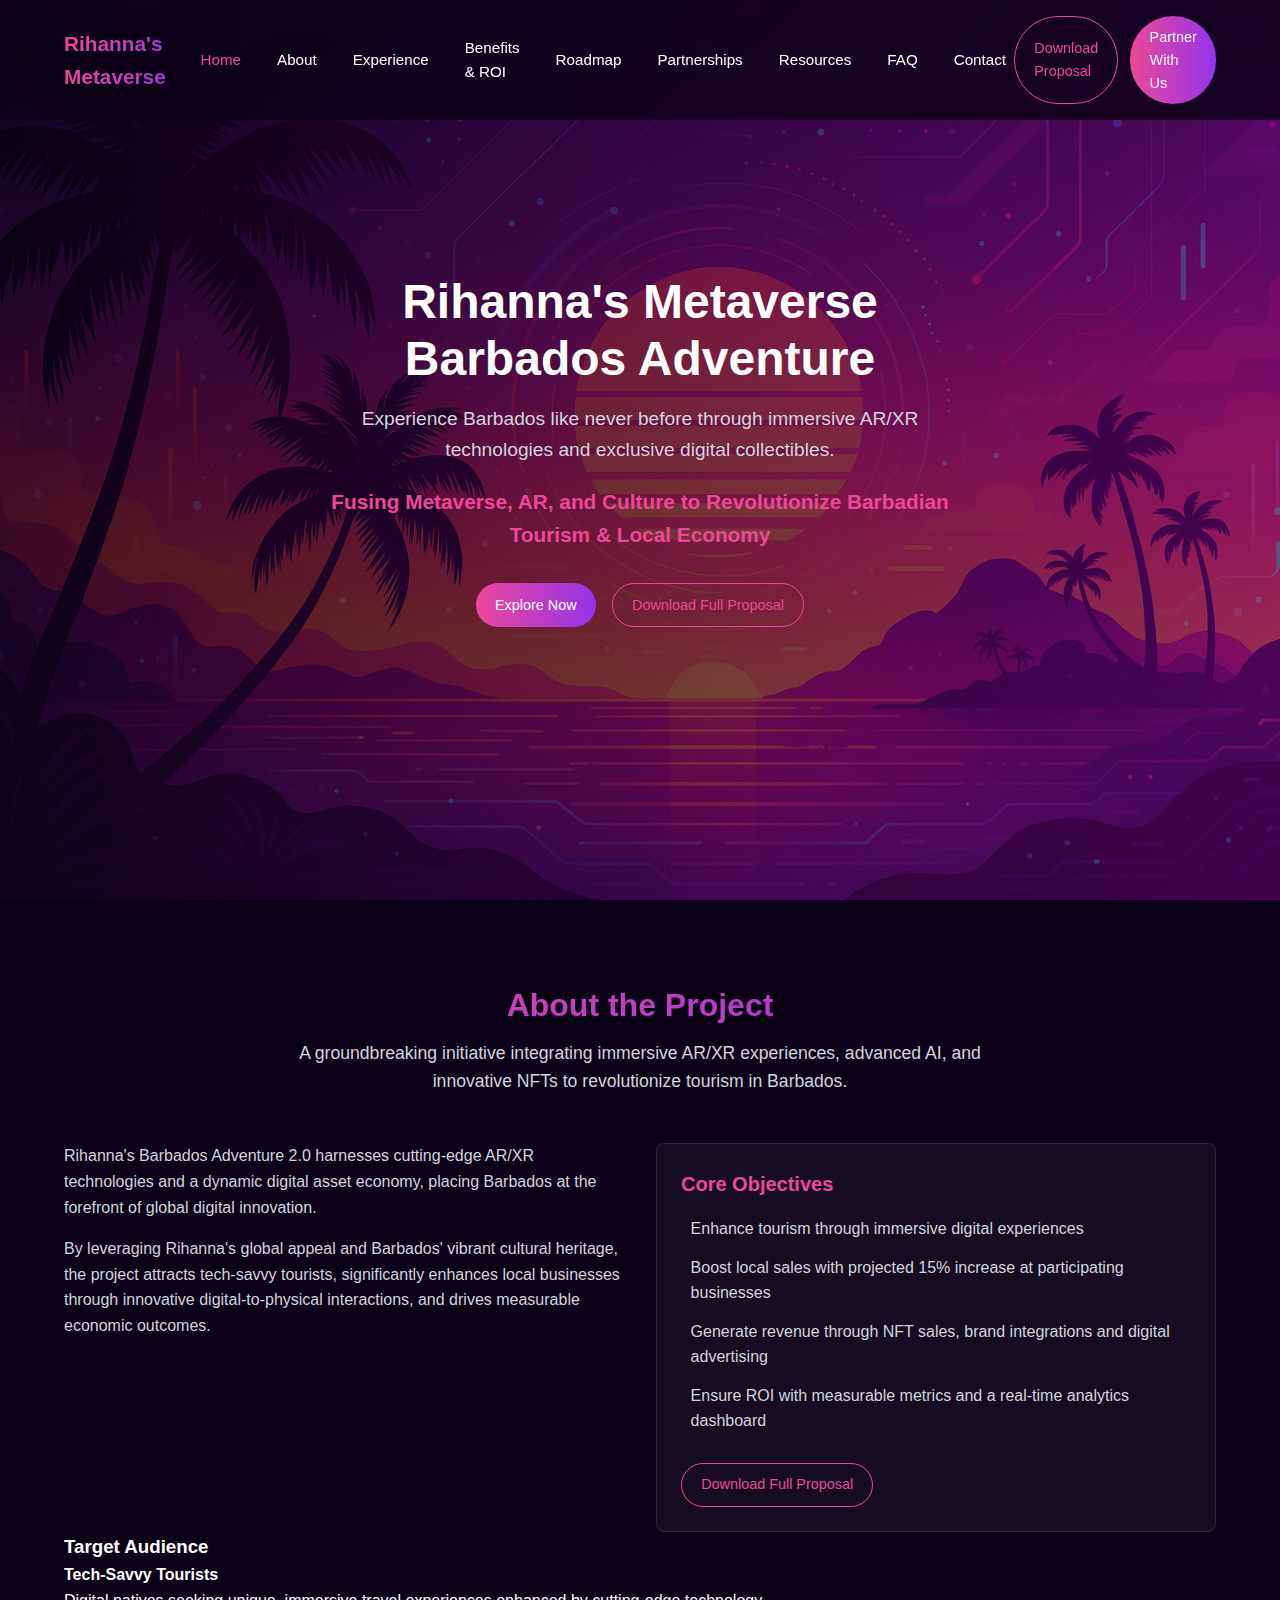
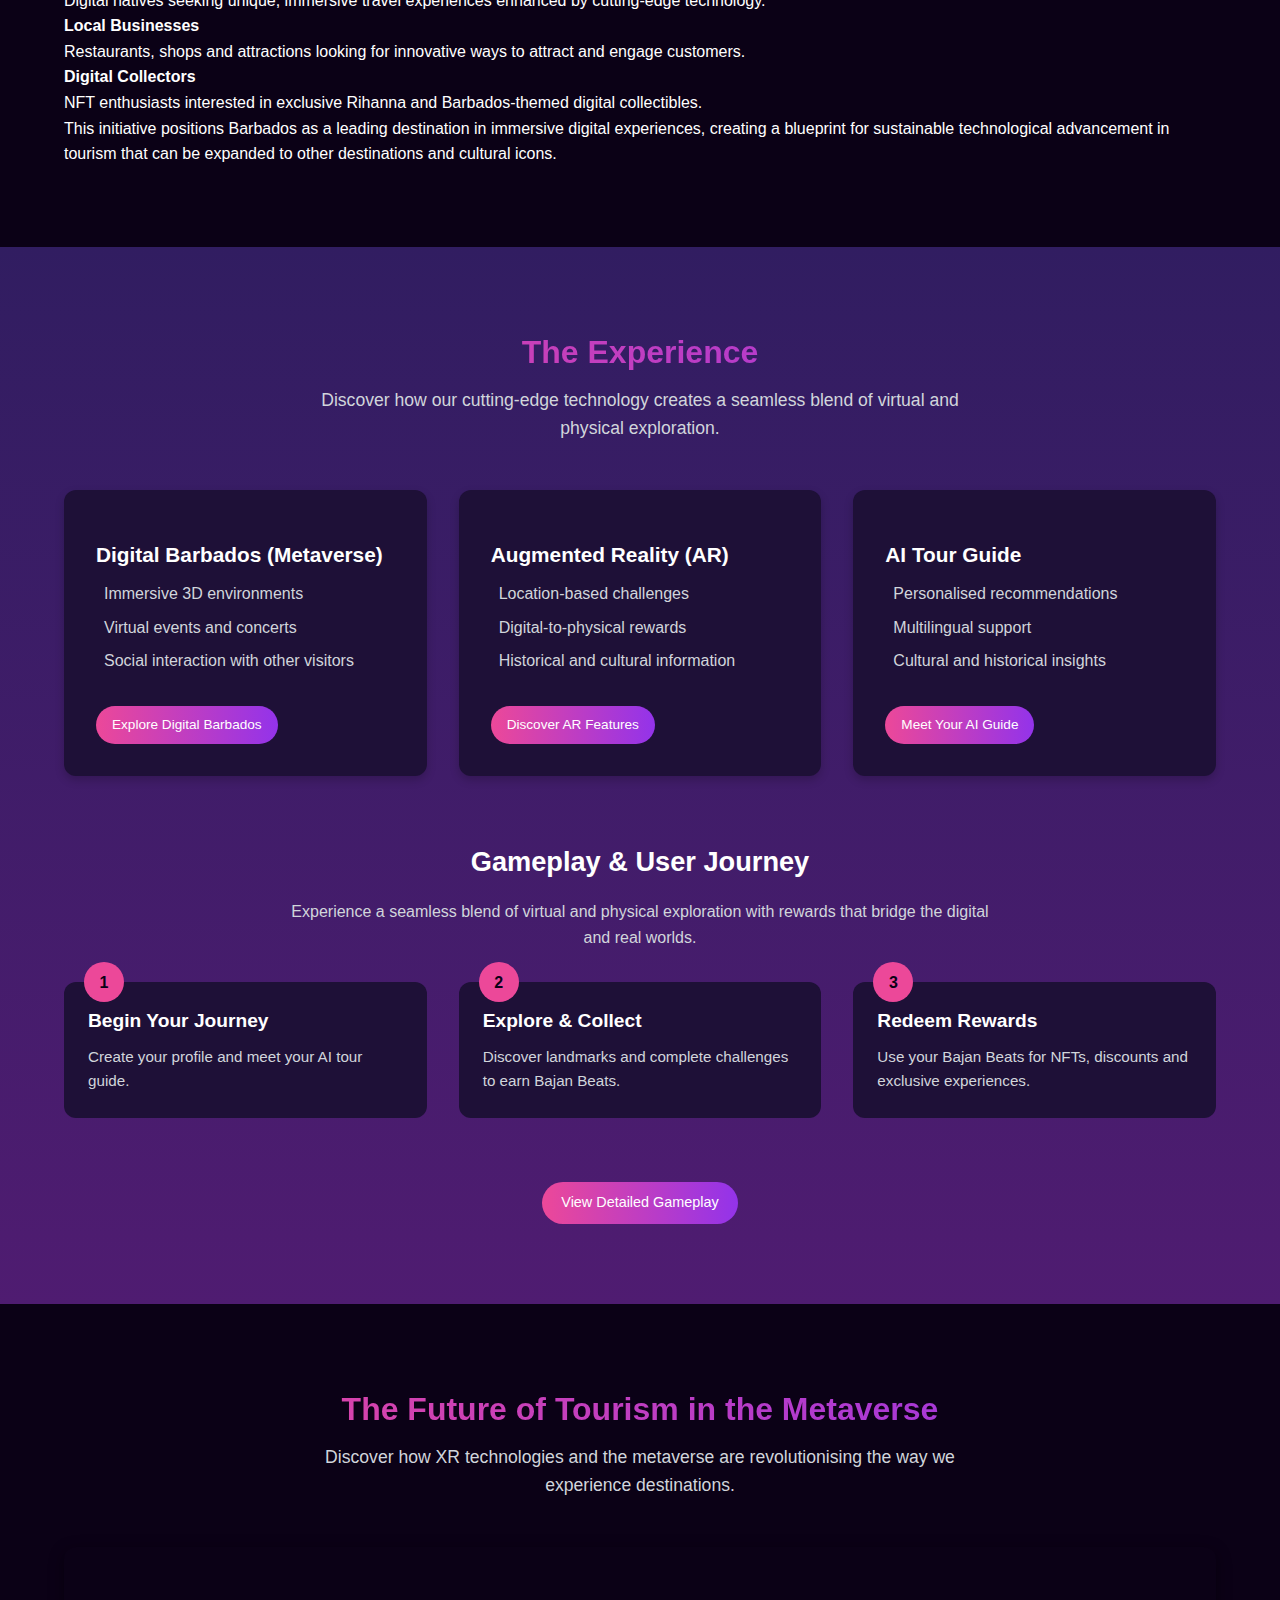
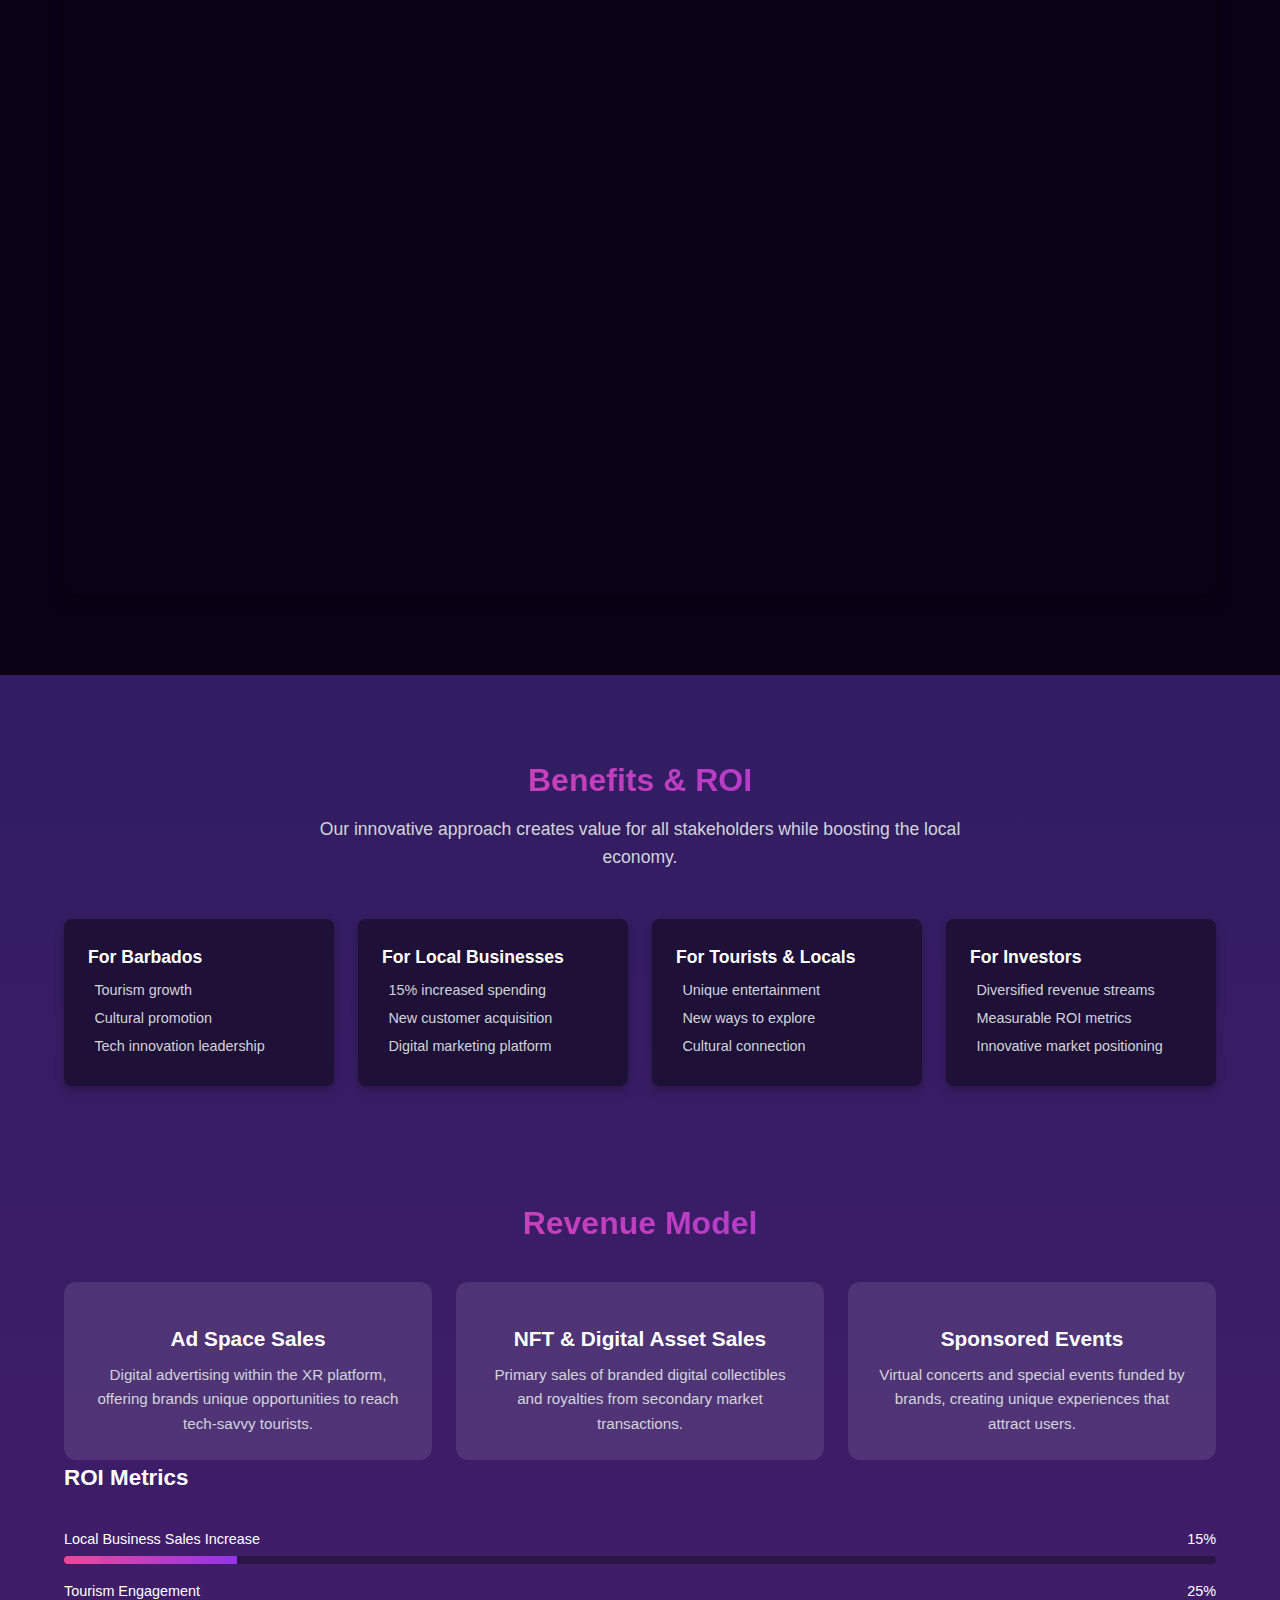
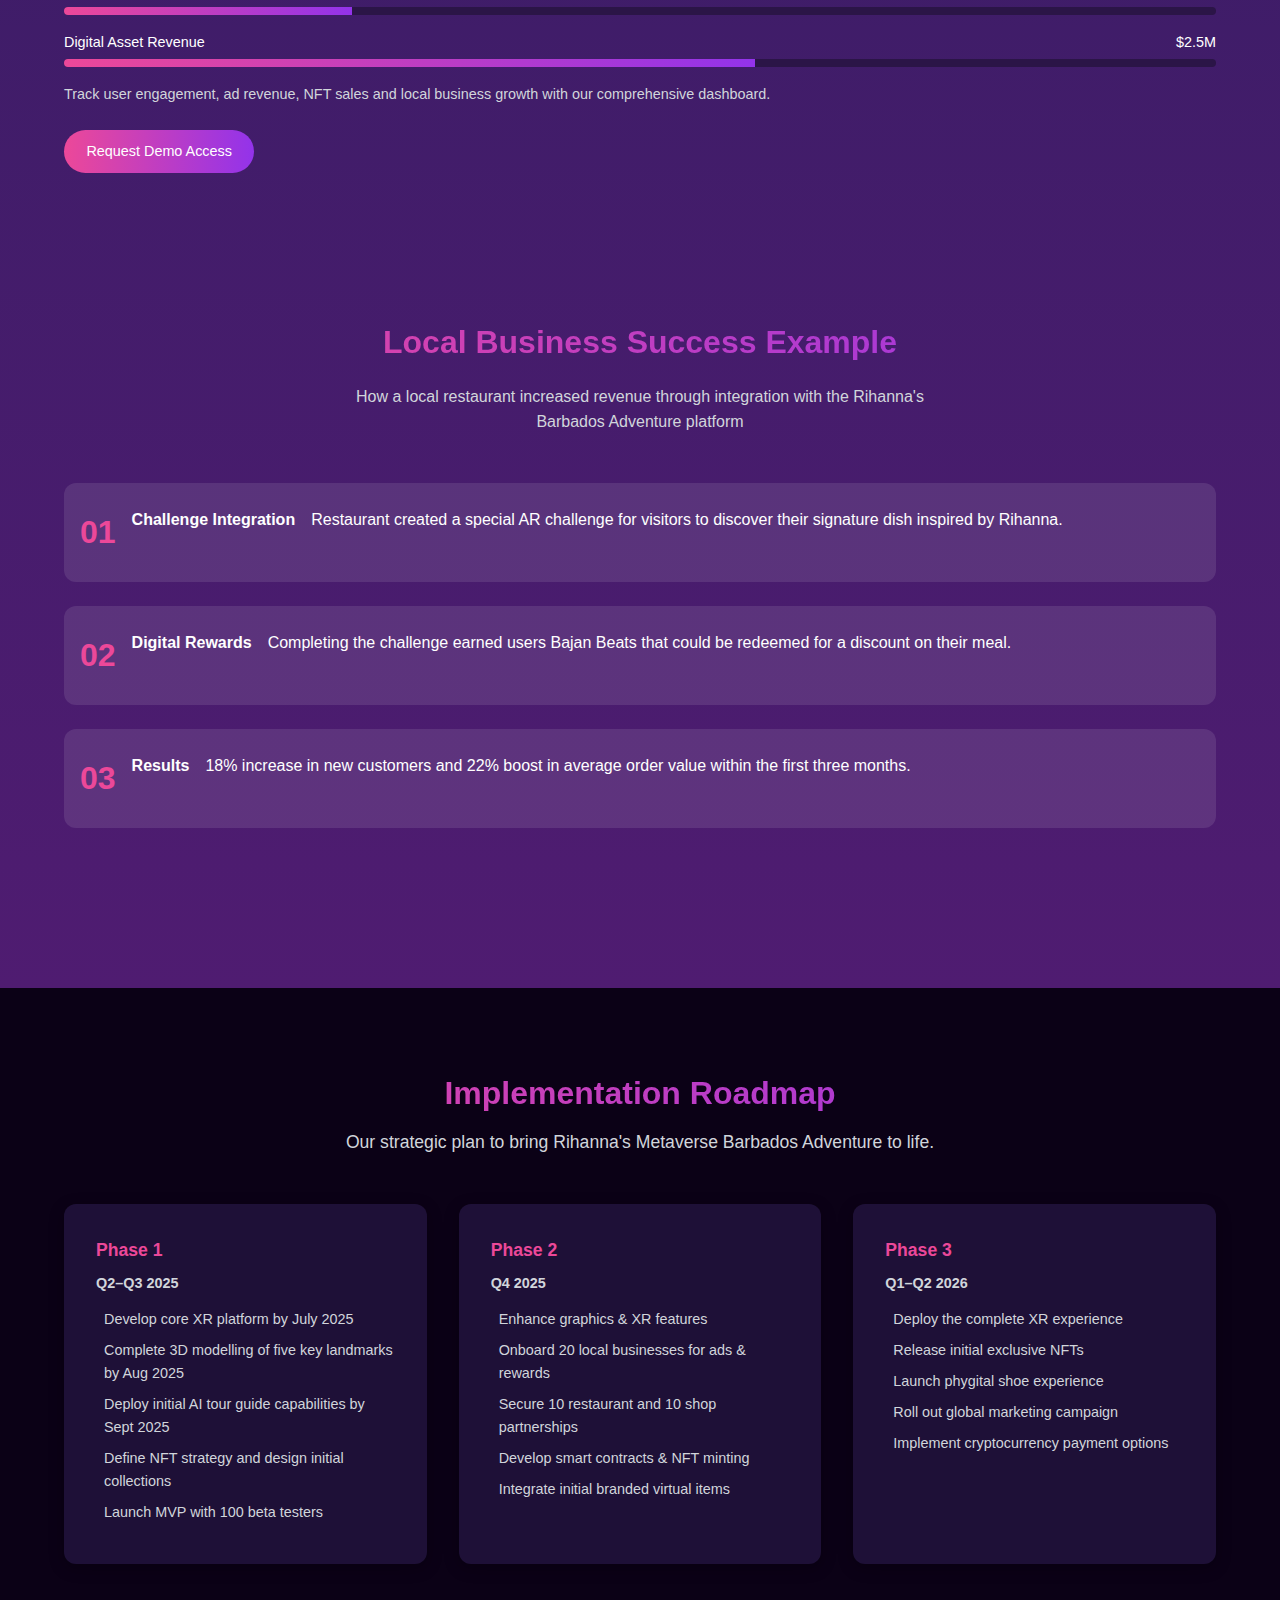
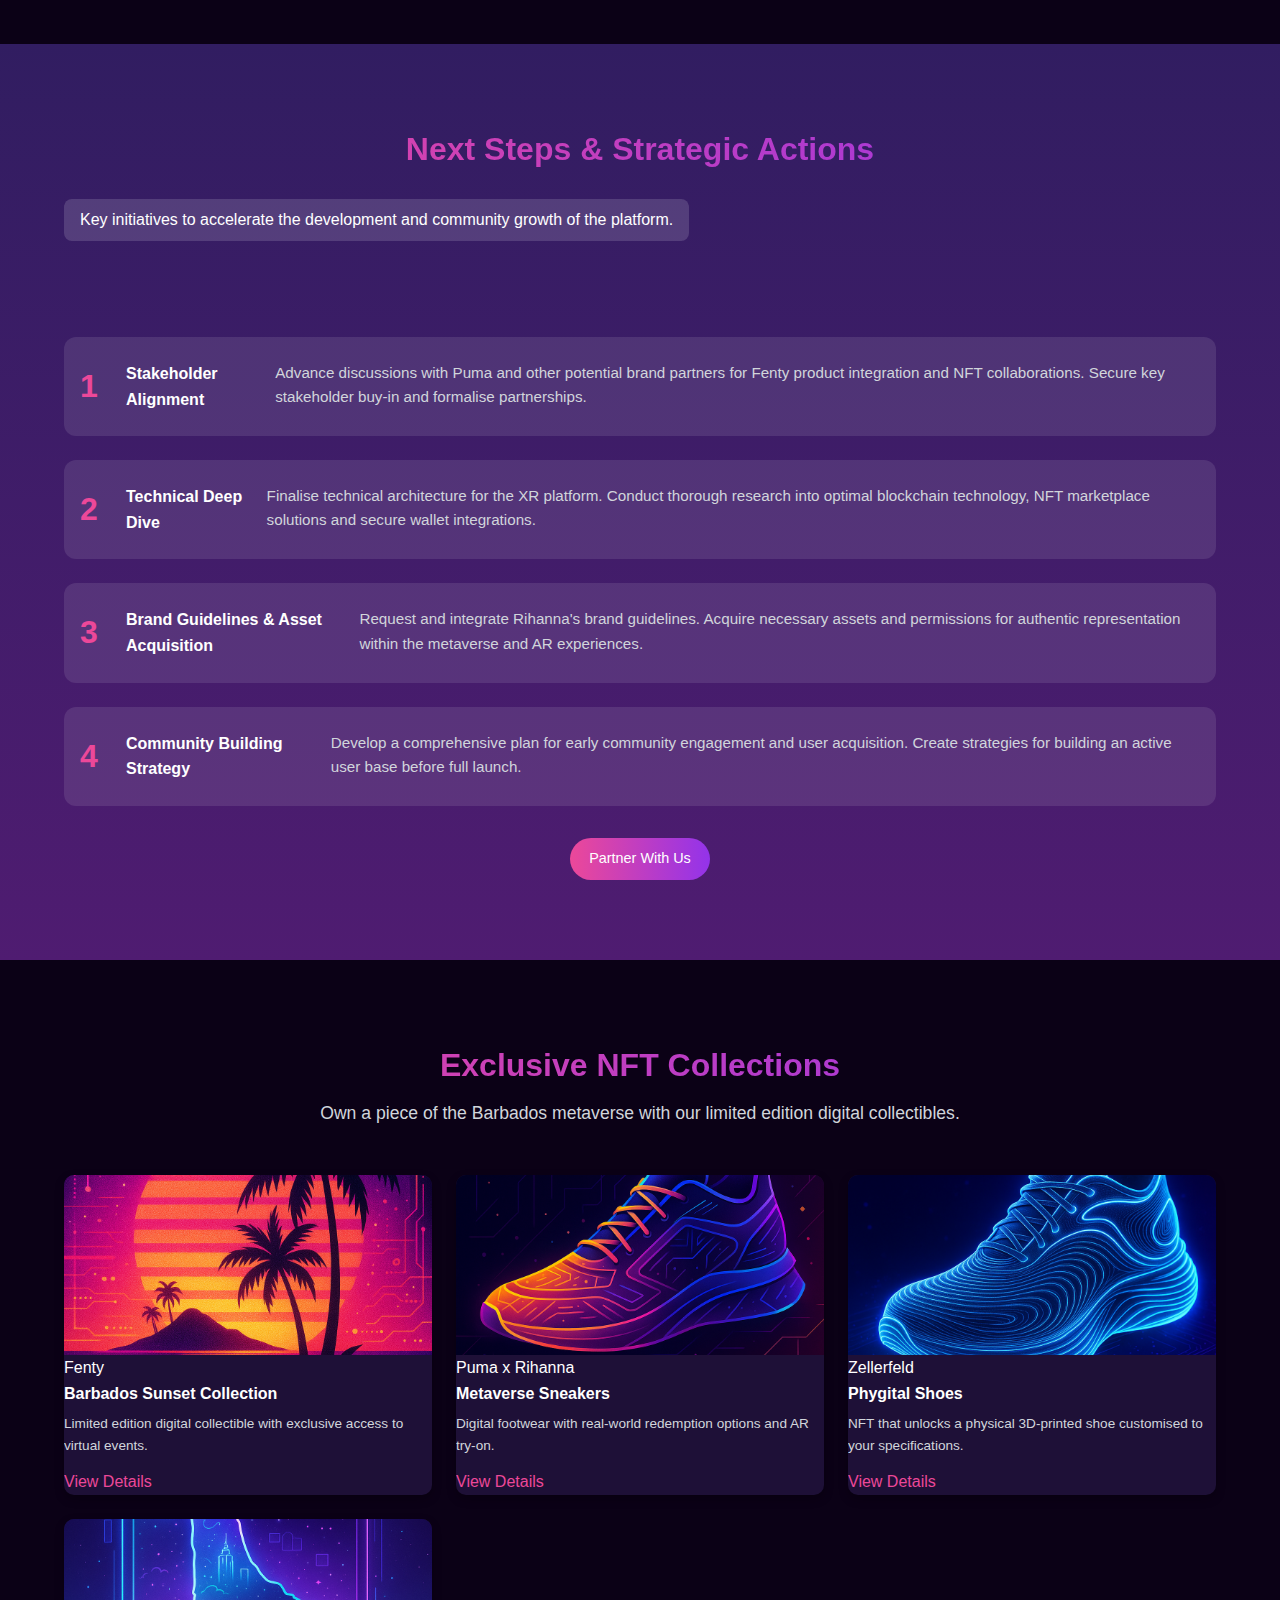
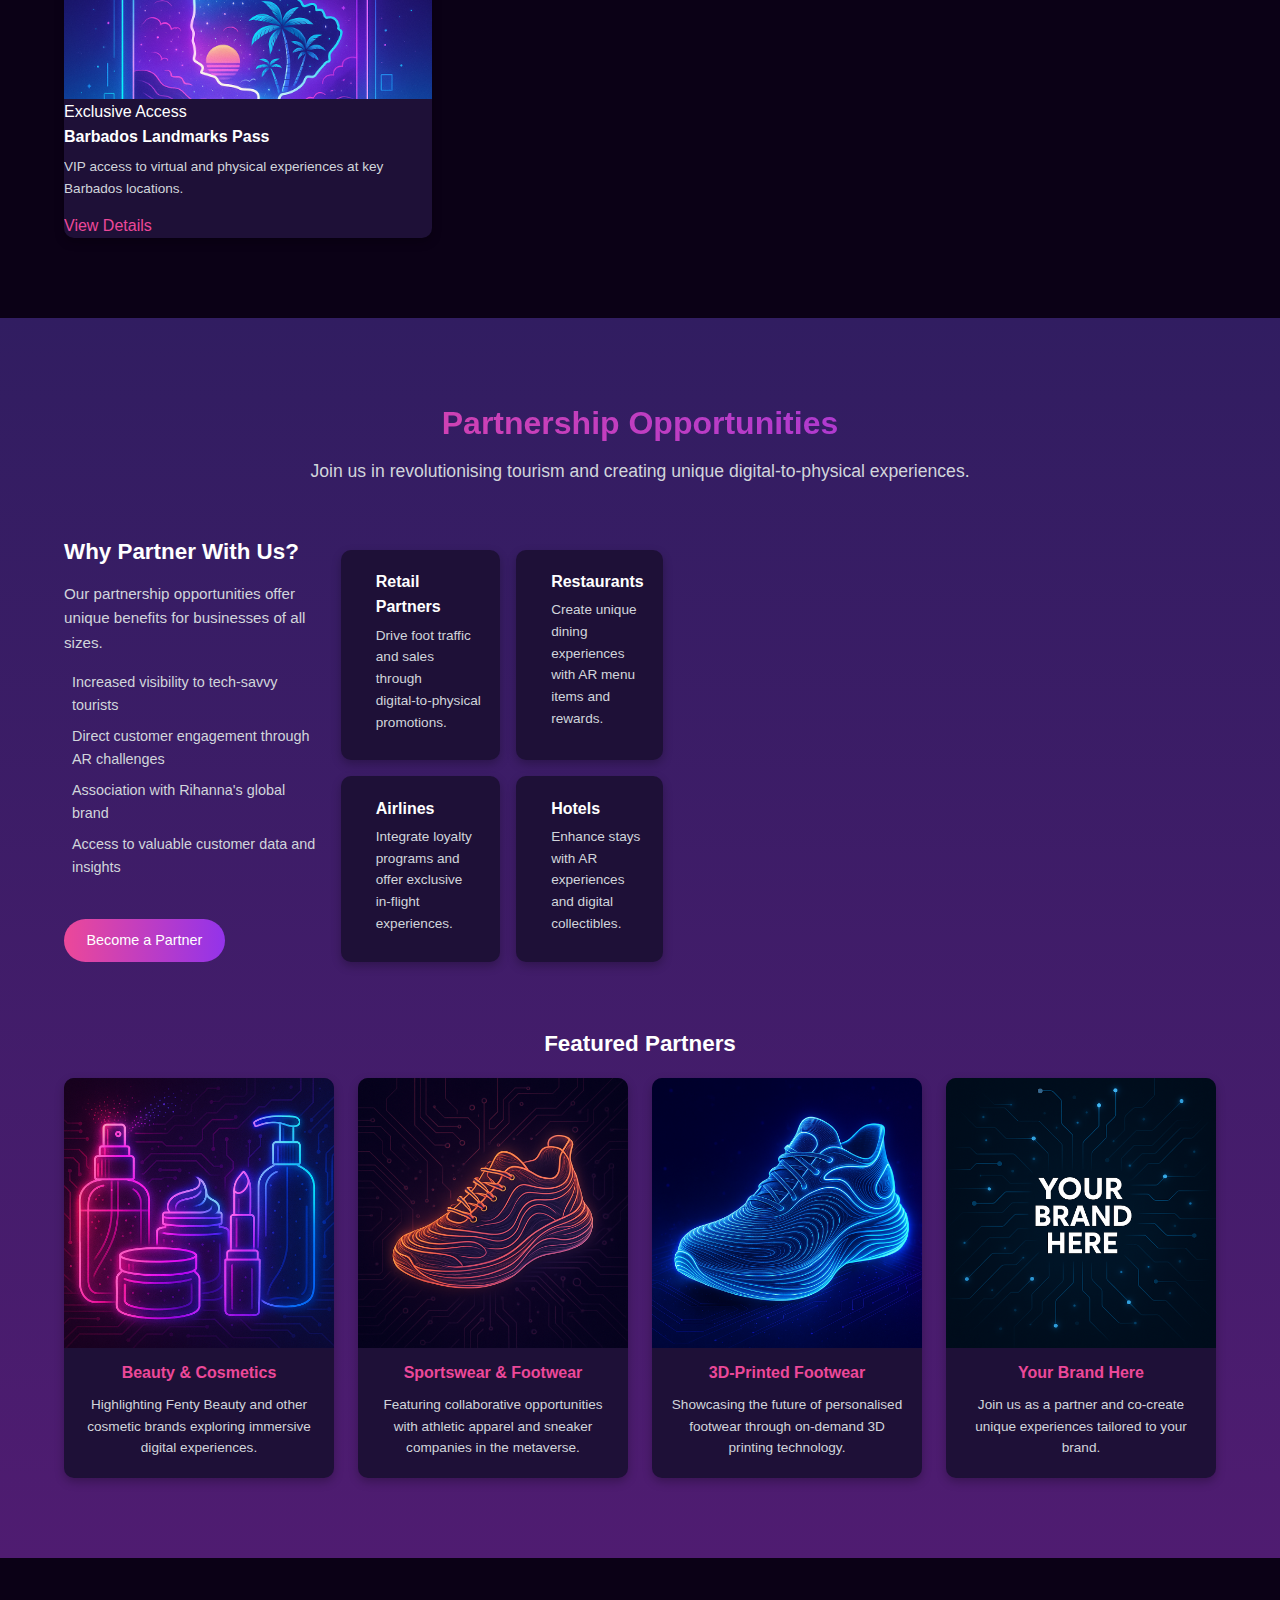
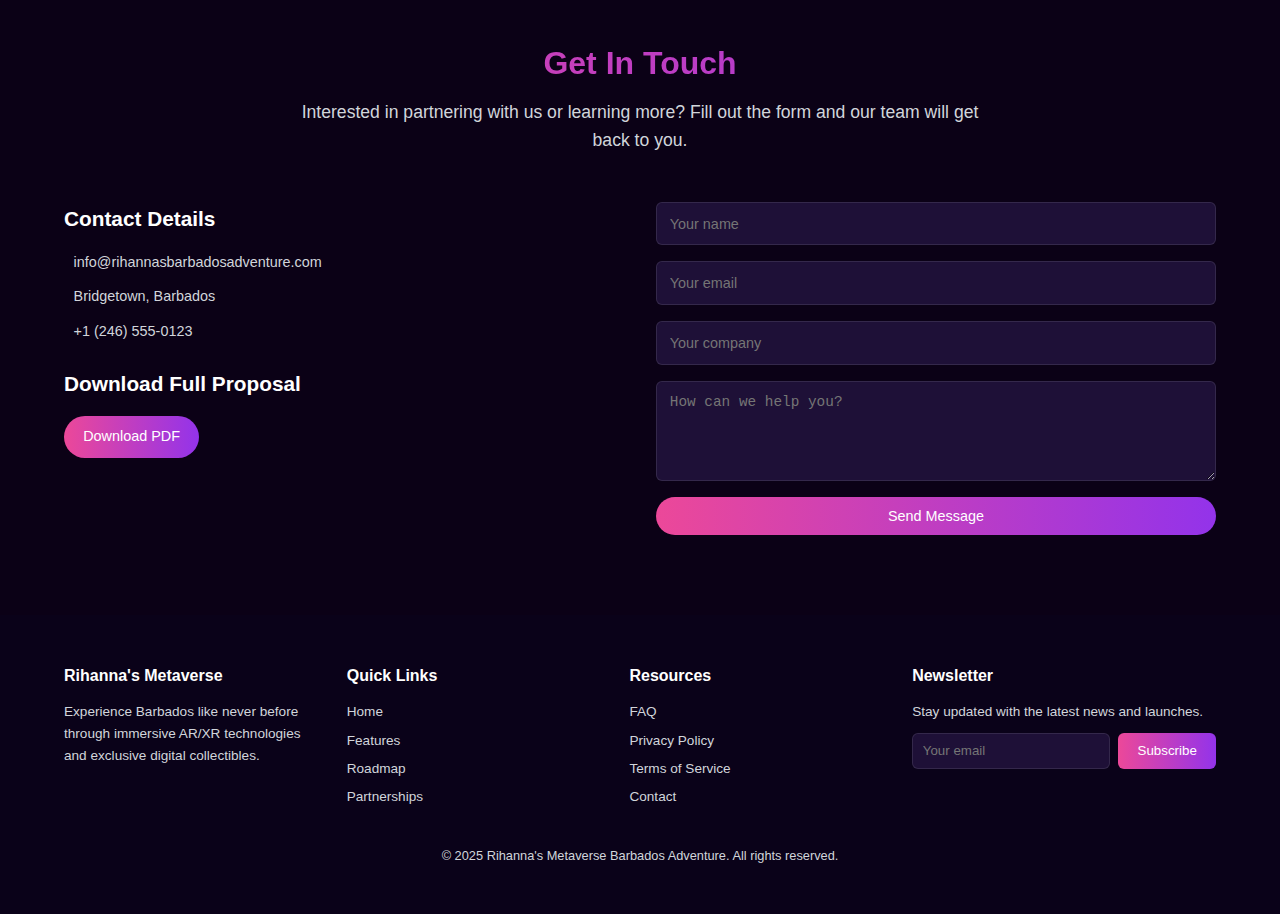
<file: index.html>
<!DOCTYPE html>
<html lang="en">
<head>
  <meta charset="UTF-8">
  <meta name="viewport" content="width=device-width, initial-scale=1.0">
  <title>Rihanna's Metaverse Barbados Adventure</title>
  <!-- Font Awesome for icons -->
  <link rel="stylesheet" href="https://cdnjs.cloudflare.com/ajax/libs/font-awesome/6.4.0/css/all.min.css" integrity="sha512-nku/j36n2MqxsVXni4eWh05rq6ArtyTc95xJ3Adxpv8uKUaX4nHCqB6f+GO6zkRgZNpmjQe7YQDdyCjTiM+FTA==" crossorigin="anonymous" referrerpolicy="no-referrer" />
  <!-- Site styles -->
  <link rel="stylesheet" href="css/base.css">
  <link rel="stylesheet" href="css/layout.css">
  <link rel="stylesheet" href="css/components.css">
  <link rel="stylesheet" href="css/pages.css">
</head>
<body>
  <!-- Header and navigation -->
  <header>
    <div class="container nav-container">
      <div class="logo">Rihanna's Metaverse</div>
      <!-- Desktop navigation rewritten to avoid list elements that may be styled by external scripts -->
      <nav class="main-nav">
        <a href="#home" class="nav-link active">Home</a>
        <a href="#about" class="nav-link">About</a>
        <a href="#experience" class="nav-link">Experience</a>
        <a href="#benefits" class="nav-link">Benefits &amp; ROI</a>
        <a href="#roadmap" class="nav-link">Roadmap</a>
        <a href="#partners" class="nav-link">Partnerships</a>
        <a href="resources.html" class="nav-link">Resources</a>
        <a href="faq.html" class="nav-link">FAQ</a>
        <a href="#contact" class="nav-link">Contact</a>
      </nav>
      <!-- Call to action buttons -->
      <div class="header-cta">
        <a href="rihanna_metaverse_proposal.pdf" class="btn btn-outline" target="_blank" rel="noopener">Download Proposal</a>
        <a href="#contact" class="btn btn-primary">Partner With Us</a>
      </div>
      <!-- Mobile menu toggle -->
      <div class="menu-toggle" style="display:none;">
        <i class="fas fa-bars"></i>
      </div>
    </div>
    <!-- Mobile navigation -->
    <div class="mobile-menu">
      <ul>
        <li><a href="#home">Home</a></li>
        <li><a href="#about">About</a></li>
        <li><a href="#experience">Experience</a></li>
        <li><a href="#benefits">Benefits &amp; ROI</a></li>
        <li><a href="#roadmap">Roadmap</a></li>
        <li><a href="#partners">Partnerships</a></li>
        <li><a href="resources.html">Resources</a></li>
        <li><a href="faq.html">FAQ</a></li>
        <li><a href="#contact">Contact</a></li>
      </ul>
      <div style="padding:1rem; border-top:1px solid rgba(255,255,255,0.1);">
        <a href="rihanna_metaverse_proposal.pdf" class="btn btn-outline" style="display:block; margin-bottom:0.5rem;" target="_blank" rel="noopener">Download Proposal</a>
        <a href="#contact" class="btn btn-primary" style="display:block;">Partner With Us</a>
      </div>
    </div>
  </header>

  <!-- Main content -->
  <main>
    <!-- Hero section -->
    <section id="home" class="hero">
      <div class="hero-content">
        <h1>Rihanna's Metaverse Barbados Adventure</h1>
        <p>Experience Barbados like never before through immersive AR/XR technologies and exclusive digital collectibles.</p>
        <p class="tagline">Fusing Metaverse, AR, and Culture to Revolutionize Barbadian Tourism &amp; Local Economy</p>
        <div class="cta-buttons" style="display:flex; gap:1rem; justify-content:center; flex-wrap:wrap;">
          <a href="#about" class="btn btn-primary">Explore Now</a>
          <a href="rihanna_metaverse_proposal.pdf" class="btn btn-outline" target="_blank" rel="noopener">Download Full Proposal</a>
        </div>
      </div>
      <div class="scroll-indicator">
        <i class="fas fa-chevron-down"></i>
      </div>
    </section>

    <!-- About section -->
    <section id="about" class="section-dark">
      <div class="container">
        <h2 class="section-title">About the Project</h2>
        <p class="section-subtitle">A groundbreaking initiative integrating immersive AR/XR experiences, advanced AI, and innovative NFTs to revolutionize tourism in Barbados.</p>
        <div class="about-grid">
          <div class="about-text">
            <p>Rihanna's Barbados Adventure 2.0 harnesses cutting‑edge AR/XR technologies and a dynamic digital asset economy, placing Barbados at the forefront of global digital innovation.</p>
            <p>By leveraging Rihanna's global appeal and Barbados' vibrant cultural heritage, the project attracts tech‑savvy tourists, significantly enhances local businesses through innovative digital‑to‑physical interactions, and drives measurable economic outcomes.</p>
          </div>
          <div class="objectives">
            <h3 style="margin-bottom:1rem; font-size:1.25rem; color:var(--clr-primary);">Core Objectives</h3>
            <ul>
              <li><i class="fas fa-check-circle"></i> Enhance tourism through immersive digital experiences</li>
              <li><i class="fas fa-check-circle"></i> Boost local sales with projected 15% increase at participating businesses</li>
              <li><i class="fas fa-check-circle"></i> Generate revenue through NFT sales, brand integrations and digital advertising</li>
              <li><i class="fas fa-check-circle"></i> Ensure ROI with measurable metrics and a real‑time analytics dashboard</li>
            </ul>
            <a href="rihanna_metaverse_proposal.pdf" class="btn btn-outline" target="_blank" rel="noopener" style="margin-top:1rem;">Download Full Proposal</a>
          </div>
        </div>
        <!-- Target Audience section -->
        <div class="target-audience">
          <h3 class="target-title">Target Audience</h3>
          <div class="audience-grid">
            <div class="audience-card">
              <i class="fas fa-users"></i>
              <h4>Tech‑Savvy Tourists</h4>
              <p>Digital natives seeking unique, immersive travel experiences enhanced by cutting‑edge technology.</p>
            </div>
            <div class="audience-card">
              <i class="fas fa-store"></i>
              <h4>Local Businesses</h4>
              <p>Restaurants, shops and attractions looking for innovative ways to attract and engage customers.</p>
            </div>
            <div class="audience-card">
              <i class="fas fa-coins"></i>
              <h4>Digital Collectors</h4>
              <p>NFT enthusiasts interested in exclusive Rihanna and Barbados‑themed digital collectibles.</p>
            </div>
          </div>
          <div class="future-tourism">
            <p>This initiative positions Barbados as a leading destination in immersive digital experiences, creating a blueprint for sustainable technological advancement in tourism that can be expanded to other destinations and cultural icons.</p>
          </div>
        </div>
      </div>
    </section>

    <!-- Experience section -->
    <section id="experience" class="section-gradient">
      <div class="container">
        <h2 class="section-title">The Experience</h2>
        <p class="section-subtitle">Discover how our cutting‑edge technology creates a seamless blend of virtual and physical exploration.</p>
        <div class="cards">
          <!-- Card 1 -->
          <div class="card">
            <i class="fas fa-globe"></i>
            <h3>Digital Barbados (Metaverse)</h3>
            <ul>
              <li><i class="fas fa-circle"></i> Immersive 3D environments</li>
              <li><i class="fas fa-circle"></i> Virtual events and concerts</li>
              <li><i class="fas fa-circle"></i> Social interaction with other visitors</li>
            </ul>
            <a href="#" class="card-btn">Explore Digital Barbados</a>
          </div>
          <!-- Card 2 -->
          <div class="card">
            <i class="fas fa-mobile"></i>
            <h3>Augmented Reality (AR)</h3>
            <ul>
              <li><i class="fas fa-circle"></i> Location‑based challenges</li>
              <li><i class="fas fa-circle"></i> Digital‑to‑physical rewards</li>
              <li><i class="fas fa-circle"></i> Historical and cultural information</li>
            </ul>
            <a href="#" class="card-btn">Discover AR Features</a>
          </div>
          <!-- Card 3 -->
          <div class="card">
            <i class="fas fa-robot"></i>
            <h3>AI Tour Guide</h3>
            <ul>
              <li><i class="fas fa-circle"></i> Personalised recommendations</li>
              <li><i class="fas fa-circle"></i> Multilingual support</li>
              <li><i class="fas fa-circle"></i> Cultural and historical insights</li>
            </ul>
            <a href="#" class="card-btn">Meet Your AI Guide</a>
          </div>
        </div>
        <!-- Gameplay & user journey -->
        <div style="margin-top:4rem;">
          <h3 style="text-align:center; font-size:1.7rem; margin-bottom:1rem;">Gameplay &amp; User Journey</h3>
          <p style="text-align:center; color:var(--clr-muted); max-width:700px; margin:0 auto 2rem auto;">
            Experience a seamless blend of virtual and physical exploration with rewards that bridge the digital and real worlds.
          </p>
          <div class="steps">
            <div class="step">
              <div class="step-number">1</div>
              <h4>Begin Your Journey</h4>
              <p>Create your profile and meet your AI tour guide.</p>
            </div>
            <div class="step">
              <div class="step-number">2</div>
              <h4>Explore &amp; Collect</h4>
              <p>Discover landmarks and complete challenges to earn Bajan Beats.</p>
            </div>
            <div class="step">
              <div class="step-number">3</div>
              <h4>Redeem Rewards</h4>
              <p>Use your Bajan Beats for NFTs, discounts and exclusive experiences.</p>
            </div>
          </div>
          <div style="text-align:center; margin-top:2rem;">
            <a href="#" class="view-gameplay">View Detailed Gameplay</a>
          </div>
        </div>
      </div>
    </section>

    <!-- Video section -->
    <section id="video" class="section-dark">
      <div class="container">
        <h2 class="section-title">The Future of Tourism in the Metaverse</h2>
        <p class="section-subtitle">Discover how XR technologies and the metaverse are revolutionising the way we experience destinations.</p>
        <div class="video-wrapper">
          <iframe src="https://www.youtube.com/embed/lNbgatfKWZA" title="XR Technologies and the Metaverse" allowfullscreen></iframe>
        </div>
      </div>
    </section>

    <!-- Benefits & ROI -->
    <section id="benefits" class="section-gradient">
      <div class="container">
        <h2 class="section-title">Benefits &amp; ROI</h2>
        <p class="section-subtitle">Our innovative approach creates value for all stakeholders while boosting the local economy.</p>
        <!-- Benefits boxes -->
        <div class="benefits-grid">
          <div class="benefit-box">
            <h4>For Barbados</h4>
            <ul>
              <li><i class="fas fa-check-circle"></i> Tourism growth</li>
              <li><i class="fas fa-check-circle"></i> Cultural promotion</li>
              <li><i class="fas fa-check-circle"></i> Tech innovation leadership</li>
            </ul>
          </div>
          <div class="benefit-box">
            <h4>For Local Businesses</h4>
            <ul>
              <li><i class="fas fa-check-circle"></i> 15% increased spending</li>
              <li><i class="fas fa-check-circle"></i> New customer acquisition</li>
              <li><i class="fas fa-check-circle"></i> Digital marketing platform</li>
            </ul>
          </div>
          <div class="benefit-box">
            <h4>For Tourists &amp; Locals</h4>
            <ul>
              <li><i class="fas fa-check-circle"></i> Unique entertainment</li>
              <li><i class="fas fa-check-circle"></i> New ways to explore</li>
              <li><i class="fas fa-check-circle"></i> Cultural connection</li>
            </ul>
          </div>
          <div class="benefit-box">
            <h4>For Investors</h4>
            <ul>
              <li><i class="fas fa-check-circle"></i> Diversified revenue streams</li>
              <li><i class="fas fa-check-circle"></i> Measurable ROI metrics</li>
              <li><i class="fas fa-check-circle"></i> Innovative market positioning</li>
            </ul>
          </div>
        </div>

        <!-- Revenue model & ROI metrics -->
        <div class="revenue-metrics" style="margin-top:3rem;">
          <div class="revenue-model">
            <h3 style="font-size:1.4rem; margin-bottom:1rem;">Revenue Model</h3>
            <div class="revenue-grid">
              <div class="revenue-card">
                <i class="fas fa-ad"></i>
                <h4>Ad Space Sales</h4>
                <p>Digital advertising within the XR platform, offering brands unique opportunities to reach tech‑savvy tourists.</p>
              </div>
              <div class="revenue-card">
                <i class="fas fa-gem"></i>
                <h4>NFT &amp; Digital Asset Sales</h4>
                <p>Primary sales of branded digital collectibles and royalties from secondary market transactions.</p>
              </div>
              <div class="revenue-card">
                <i class="fas fa-music"></i>
                <h4>Sponsored Events</h4>
                <p>Virtual concerts and special events funded by brands, creating unique experiences that attract users.</p>
              </div>
            </div>
          </div>
          <div class="roi-model">
            <h3 style="font-size:1.4rem; margin-bottom:1rem;">ROI Metrics</h3>
            <div class="metrics">
              <div class="metric">
                <div class="metric-label"><span>Local Business Sales Increase</span><span>15%</span></div>
                <div class="metric-bar"><span style="width:15%"></span></div>
              </div>
              <div class="metric">
                <div class="metric-label"><span>Tourism Engagement</span><span>25%</span></div>
                <div class="metric-bar"><span style="width:25%"></span></div>
              </div>
              <div class="metric">
                <div class="metric-label"><span>Digital Asset Revenue</span><span>$2.5M</span></div>
                <div class="metric-bar"><span style="width:60%"></span></div>
              </div>
              <p style="margin-top:1rem; color:var(--clr-muted); font-size:0.9rem;">Track user engagement, ad revenue, NFT sales and local business growth with our comprehensive dashboard.</p>
              <a href="#" class="demo-btn">Request Demo Access</a>
            </div>
          </div>
        </div>
        <!-- Local Business Success Example -->
        <div class="business-success">
          <h3 class="business-title">Local Business Success Example</h3>
          <p class="business-subtitle">How a local restaurant increased revenue through integration with the Rihanna's Barbados Adventure platform</p>
          <div class="business-grid">
            <div class="business-card">
              <div class="business-number">01</div>
              <h4>Challenge Integration</h4>
              <p>Restaurant created a special AR challenge for visitors to discover their signature dish inspired by Rihanna.</p>
            </div>
            <div class="business-card">
              <div class="business-number">02</div>
              <h4>Digital Rewards</h4>
              <p>Completing the challenge earned users Bajan Beats that could be redeemed for a discount on their meal.</p>
            </div>
            <div class="business-card">
              <div class="business-number">03</div>
              <h4>Results</h4>
              <p>18% increase in new customers and 22% boost in average order value within the first three months.</p>
            </div>
          </div>
        </div>
      </div>
    </section>

    <!-- Roadmap section -->
    <section id="roadmap" class="section-dark">
      <div class="container">
        <h2 class="section-title">Implementation Roadmap</h2>
        <p class="section-subtitle">Our strategic plan to bring Rihanna's Metaverse Barbados Adventure to life.</p>
        <div class="roadmap-grid">
          <!-- Phase 1 -->
          <div class="phase-card">
            <h5>Phase 1</h5>
            <h6>Q2–Q3 2025</h6>
            <ul>
              <li><i class="fas fa-circle"></i> Develop core XR platform by July 2025</li>
              <li><i class="fas fa-circle"></i> Complete 3D modelling of five key landmarks by Aug 2025</li>
              <li><i class="fas fa-circle"></i> Deploy initial AI tour guide capabilities by Sept 2025</li>
              <li><i class="fas fa-circle"></i> Define NFT strategy and design initial collections</li>
              <li><i class="fas fa-circle"></i> Launch MVP with 100 beta testers</li>
            </ul>
          </div>
          <!-- Phase 2 -->
          <div class="phase-card">
            <h5>Phase 2</h5>
            <h6>Q4 2025</h6>
            <ul>
              <li><i class="fas fa-circle"></i> Enhance graphics &amp; XR features</li>
              <li><i class="fas fa-circle"></i> Onboard 20 local businesses for ads &amp; rewards</li>
              <li><i class="fas fa-circle"></i> Secure 10 restaurant and 10 shop partnerships</li>
              <li><i class="fas fa-circle"></i> Develop smart contracts &amp; NFT minting</li>
              <li><i class="fas fa-circle"></i> Integrate initial branded virtual items</li>
            </ul>
          </div>
          <!-- Phase 3 -->
          <div class="phase-card">
            <h5>Phase 3</h5>
            <h6>Q1–Q2 2026</h6>
            <ul>
              <li><i class="fas fa-circle"></i> Deploy the complete XR experience</li>
              <li><i class="fas fa-circle"></i> Release initial exclusive NFTs</li>
              <li><i class="fas fa-circle"></i> Launch phygital shoe experience</li>
              <li><i class="fas fa-circle"></i> Roll out global marketing campaign</li>
              <li><i class="fas fa-circle"></i> Implement cryptocurrency payment options</li>
            </ul>
          </div>
        </div>
      </div>
    </section>

    <!-- Next Steps & Strategic Actions -->
    <section id="next-steps" class="section-gradient">
      <div class="container">
        <h2 class="section-title">Next Steps &amp; Strategic Actions</h2>
        <p class="section-subtitle">Key initiatives to accelerate the development and community growth of the platform.</p>
        <div class="steps-grid">
          <div class="step-card">
            <div class="step-num">1</div>
            <h4>Stakeholder Alignment</h4>
            <p>Advance discussions with Puma and other potential brand partners for Fenty product integration and NFT collaborations. Secure key stakeholder buy‑in and formalise partnerships.</p>
          </div>
          <div class="step-card">
            <div class="step-num">2</div>
            <h4>Technical Deep Dive</h4>
            <p>Finalise technical architecture for the XR platform. Conduct thorough research into optimal blockchain technology, NFT marketplace solutions and secure wallet integrations.</p>
          </div>
          <div class="step-card">
            <div class="step-num">3</div>
            <h4>Brand Guidelines &amp; Asset Acquisition</h4>
            <p>Request and integrate Rihanna's brand guidelines. Acquire necessary assets and permissions for authentic representation within the metaverse and AR experiences.</p>
          </div>
          <div class="step-card">
            <div class="step-num">4</div>
            <h4>Community Building Strategy</h4>
            <p>Develop a comprehensive plan for early community engagement and user acquisition. Create strategies for building an active user base before full launch.</p>
          </div>
        </div>
        <div style="text-align:center; margin-top:2rem;">
          <a href="#partners" class="btn btn-primary">Partner With Us</a>
        </div>
      </div>
    </section>

    <!-- Exclusive NFT Collections -->
    <section id="nfts" class="section-dark">
      <div class="container">
        <h2 class="section-title">Exclusive NFT Collections</h2>
        <p class="section-subtitle">Own a piece of the Barbados metaverse with our limited edition digital collectibles.</p>
        <div class="nft-grid">
          <div class="nft-card">
            <img src="nft1.png" alt="Barbados Sunset Collection image">
            <span class="nft-tag">Fenty</span>
            <h4>Barbados Sunset Collection</h4>
            <p>Limited edition digital collectible with exclusive access to virtual events.</p>
            <a href="#" class="nft-btn">View Details</a>
          </div>
          <div class="nft-card">
            <!-- Updated image to show a futuristic digital sneaker to match the product description -->
            <img src="nft3.png" alt="Metaverse Sneakers image">
            <span class="nft-tag">Puma x Rihanna</span>
            <h4>Metaverse Sneakers</h4>
            <p>Digital footwear with real‑world redemption options and AR try‑on.</p>
            <a href="#" class="nft-btn">View Details</a>
          </div>
          <div class="nft-card">
            <!-- Replaced image with a new 3D‑printed shoe concept to better illustrate the phygital offering -->
            <img src="nft_phygital.png" alt="Phygital Shoes image">
            <span class="nft-tag">Zellerfeld</span>
            <h4>Phygital Shoes</h4>
            <p>NFT that unlocks a physical 3D‑printed shoe customised to your specifications.</p>
            <a href="#" class="nft-btn">View Details</a>
          </div>
          <div class="nft-card">
            <img src="nft4.png" alt="Barbados Landmarks Pass image">
            <span class="nft-tag">Exclusive Access</span>
            <h4>Barbados Landmarks Pass</h4>
            <p>VIP access to virtual and physical experiences at key Barbados locations.</p>
            <a href="#" class="nft-btn">View Details</a>
          </div>
        </div>
      </div>
    </section>

    <!-- Partnerships section -->
    <section id="partners" class="section-gradient">
      <div class="container">
        <h2 class="section-title">Partnership Opportunities</h2>
        <p class="section-subtitle">Join us in revolutionising tourism and creating unique digital‑to‑physical experiences.</p>
        <div class="partner-grid">
          <div class="partner-intro">
            <h3 style="font-size:1.4rem; margin-bottom:0.8rem;">Why Partner With Us?</h3>
            <p style="color:var(--clr-muted); font-size:0.95rem;">Our partnership opportunities offer unique benefits for businesses of all sizes.</p>
            <ul>
              <li><i class="fas fa-check-circle"></i> Increased visibility to tech‑savvy tourists</li>
              <li><i class="fas fa-check-circle"></i> Direct customer engagement through AR challenges</li>
              <li><i class="fas fa-check-circle"></i> Association with Rihanna's global brand</li>
              <li><i class="fas fa-check-circle"></i> Access to valuable customer data and insights</li>
            </ul>
            <a href="#contact" class="become-partner">Become a Partner</a>
          </div>
          <div class="partner-categories">
            <div class="partner-box">
              <i class="fas fa-store"></i>
              <div>
                <h5>Retail Partners</h5>
                <p>Drive foot traffic and sales through digital‑to‑physical promotions.</p>
              </div>
            </div>
            <div class="partner-box">
              <i class="fas fa-utensils"></i>
              <div>
                <h5>Restaurants</h5>
                <p>Create unique dining experiences with AR menu items and rewards.</p>
              </div>
            </div>
            <div class="partner-box">
              <i class="fas fa-plane"></i>
              <div>
                <h5>Airlines</h5>
                <p>Integrate loyalty programs and offer exclusive in‑flight experiences.</p>
              </div>
            </div>
            <div class="partner-box">
              <i class="fas fa-hotel"></i>
              <div>
                <h5>Hotels</h5>
                <p>Enhance stays with AR experiences and digital collectibles.</p>
              </div>
            </div>
          </div>
        </div>

        <!-- Featured partners -->
        <div class="featured">
          <h3 style="font-size:1.4rem; margin-bottom:1rem; text-align:center;">Featured Partners</h3>
          <!-- New partner cards with illustrative images -->
          <div class="partner-grid">
            <!-- Beauty & Cosmetics -->
            <div class="partner-card">
            <img src="partners_beauty.png" alt="Beauty and Cosmetics image">
              <h4>Beauty &amp; Cosmetics</h4>
              <p>Highlighting Fenty Beauty and other cosmetic brands exploring immersive digital experiences.</p>
            </div>
            <!-- Sportswear & Footwear -->
            <div class="partner-card">
            <img src="partners_sportswear.png" alt="Sportswear and Footwear image">
              <h4>Sportswear &amp; Footwear</h4>
              <p>Featuring collaborative opportunities with athletic apparel and sneaker companies in the metaverse.</p>
            </div>
            <!-- 3D‑Printed Footwear -->
            <div class="partner-card">
            <img src="partners_3d_printed.png" alt="3D Printed Footwear image">
              <h4>3D‑Printed Footwear</h4>
              <p>Showcasing the future of personalised footwear through on‑demand 3D printing technology.</p>
            </div>
            <!-- Your Brand Here -->
            <div class="partner-card">
            <img src="partners_placeholder.png" alt="Placeholder for your brand">
              <h4>Your Brand Here</h4>
              <p>Join us as a partner and co‑create unique experiences tailored to your brand.</p>
            </div>
          </div>
        </div>
      </div>
    </section>

    <!-- Contact section -->
    <section id="contact" class="section-dark">
      <div class="container">
        <h2 class="section-title">Get In Touch</h2>
        <p class="section-subtitle">Interested in partnering with us or learning more? Fill out the form and our team will get back to you.</p>
        <div class="contact-grid">
          <div class="contact-info">
            <h3 style="font-size:1.3rem; margin-bottom:1rem;">Contact Details</h3>
            <ul>
              <li><i class="fas fa-envelope"></i> info@rihannasbarbadosadventure.com</li>
              <li><i class="fas fa-map-marker-alt"></i> Bridgetown, Barbados</li>
              <li><i class="fas fa-phone"></i> +1 (246) 555‑0123</li>
            </ul>
            <h3 style="font-size:1.3rem; margin:1.5rem 0 1rem 0;">Download Full Proposal</h3>
            <a href="rihanna_metaverse_proposal.pdf" class="btn btn-primary" target="_blank" rel="noopener" style="display:inline-block;">Download PDF</a>
          </div>
          <div class="contact-form">
            <form action="#" method="post" onsubmit="alert('This form is for demonstration only.'); return false;">
              <input type="text" name="name" placeholder="Your name" required>
              <input type="email" name="email" placeholder="Your email" required>
              <input type="text" name="company" placeholder="Your company">
              <textarea name="message" placeholder="How can we help you?" required></textarea>
              <button type="submit">Send Message</button>
            </form>
          </div>
        </div>
      </div>
    </section>
  </main>

  <!-- Footer -->
  <footer>
    <div class="container footer-grid">
      <div>
        <h5>Rihanna's Metaverse</h5>
        <p style="margin-bottom:0.8rem;">Experience Barbados like never before through immersive AR/XR technologies and exclusive digital collectibles.</p>
        <div class="social-icons">
          <a href="#" aria-label="Twitter"><i class="fab fa-twitter"></i></a>
          <a href="#" aria-label="Instagram"><i class="fab fa-instagram"></i></a>
          <a href="#" aria-label="Facebook"><i class="fab fa-facebook"></i></a>
        </div>
      </div>
      <div>
        <h5>Quick Links</h5>
        <ul>
          <li><a href="#home">Home</a></li>
          <li><a href="#experience">Features</a></li>
          <li><a href="#roadmap">Roadmap</a></li>
          <li><a href="#partners">Partnerships</a></li>
        </ul>
      </div>
      <div>
        <h5>Resources</h5>
        <ul>
          <li><a href="#" onclick="return false;">FAQ</a></li>
          <li><a href="#" onclick="return false;">Privacy Policy</a></li>
          <li><a href="#" onclick="return false;">Terms of Service</a></li>
          <li><a href="#contact">Contact</a></li>
        </ul>
      </div>
      <div>
        <h5>Newsletter</h5>
        <p style="margin-bottom:0.6rem;">Stay updated with the latest news and launches.</p>
        <div class="newsletter">
          <form onsubmit="alert('This newsletter sign up is for demonstration only.'); return false;">
            <input type="email" placeholder="Your email" required>
            <button type="submit">Subscribe</button>
          </form>
        </div>
      </div>
    </div>
    <div style="margin-top:2rem; text-align:center; font-size:0.8rem; color:var(--clr-muted);">
      &copy; 2025 Rihanna's Metaverse Barbados Adventure. All rights reserved.
    </div>
  </footer>

  <!-- Scripts -->
  <script src="script.js"></script>
  <script src="back-to-top.js"></script>
</body>
</html>
</file>
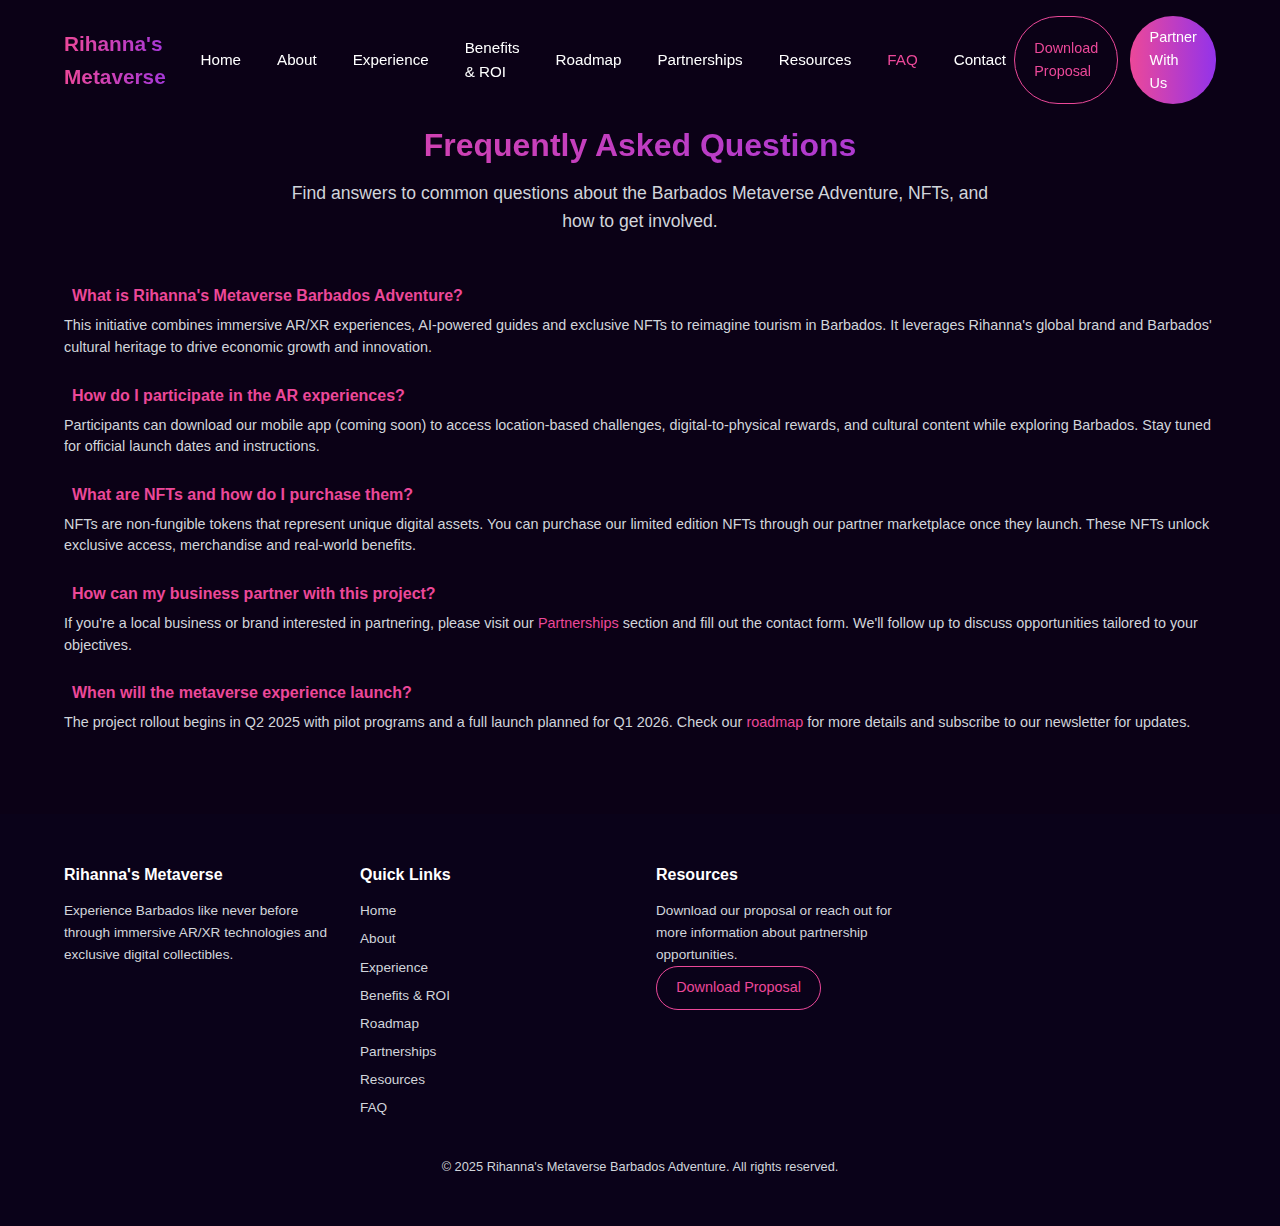
<file: faq.html>
<!DOCTYPE html>
<html lang="en">
<head>
  <meta charset="UTF-8">
  <meta name="viewport" content="width=device-width, initial-scale=1.0">
  <title>FAQ | Rihanna's Metaverse Barbados Adventure</title>
  <link rel="stylesheet" href="https://cdnjs.cloudflare.com/ajax/libs/font-awesome/6.4.0/css/all.min.css" integrity="sha512-nku/j36n2MqxsVXni4eWh05rq6ArtyTc95xJ3Adxpv8uKUaX4nHCqB6f+GO6zkRgZNpmjQe7YQDdyCjTiM+FTA==" crossorigin="anonymous" referrerpolicy="no-referrer" />
  <link rel="stylesheet" href="style.css">
</head>
<body>
  <!-- Header -->
  <header>
    <div class="container nav-container">
      <div class="logo">Rihanna's Metaverse</div>
      <nav class="main-nav">
        <a href="index.html#home" class="nav-link">Home</a>
        <a href="index.html#about" class="nav-link">About</a>
        <a href="index.html#experience" class="nav-link">Experience</a>
        <a href="index.html#benefits" class="nav-link">Benefits &amp; ROI</a>
        <a href="index.html#roadmap" class="nav-link">Roadmap</a>
        <a href="index.html#partners" class="nav-link">Partnerships</a>
        <a href="resources.html" class="nav-link">Resources</a>
        <a href="faq.html" class="nav-link active">FAQ</a>
        <a href="index.html#contact" class="nav-link">Contact</a>
      </nav>
      <div class="header-cta">
        <a href="rihanna_metaverse_proposal.pdf" class="btn btn-outline" target="_blank" rel="noopener">Download Proposal</a>
        <a href="index.html#contact" class="btn btn-primary">Partner With Us</a>
      </div>
    </div>
  </header>
  
  <!-- Main content -->
  <main>
    <section class="section-dark" style="padding-top: 120px; min-height: calc(100vh - 200px);">
      <div class="container">
        <h1 class="section-title">Frequently Asked Questions</h1>
        <p class="section-subtitle">Find answers to common questions about the Barbados Metaverse Adventure, NFTs, and how to get involved.</p>
        <div class="faq-list">
          <div class="faq-item">
            <h3><i class="fas fa-question-circle" style="margin-right:0.5rem; color:var(--clr-primary);"></i>What is Rihanna's Metaverse Barbados Adventure?</h3>
            <p>This initiative combines immersive AR/XR experiences, AI‑powered guides and exclusive NFTs to reimagine tourism in Barbados. It leverages Rihanna's global brand and Barbados' cultural heritage to drive economic growth and innovation.</p>
          </div>
          <div class="faq-item">
            <h3><i class="fas fa-question-circle" style="margin-right:0.5rem; color:var(--clr-primary);"></i>How do I participate in the AR experiences?</h3>
            <p>Participants can download our mobile app (coming soon) to access location‑based challenges, digital‑to‑physical rewards, and cultural content while exploring Barbados. Stay tuned for official launch dates and instructions.</p>
          </div>
          <div class="faq-item">
            <h3><i class="fas fa-question-circle" style="margin-right:0.5rem; color:var(--clr-primary);"></i>What are NFTs and how do I purchase them?</h3>
            <p>NFTs are non‑fungible tokens that represent unique digital assets. You can purchase our limited edition NFTs through our partner marketplace once they launch. These NFTs unlock exclusive access, merchandise and real‑world benefits.</p>
          </div>
          <div class="faq-item">
            <h3><i class="fas fa-question-circle" style="margin-right:0.5rem; color:var(--clr-primary);"></i>How can my business partner with this project?</h3>
            <p>If you're a local business or brand interested in partnering, please visit our <a href="index.html#partners">Partnerships</a> section and fill out the contact form. We'll follow up to discuss opportunities tailored to your objectives.</p>
          </div>
          <div class="faq-item">
            <h3><i class="fas fa-question-circle" style="margin-right:0.5rem; color:var(--clr-primary);"></i>When will the metaverse experience launch?</h3>
            <p>The project rollout begins in Q2 2025 with pilot programs and a full launch planned for Q1 2026. Check our <a href="index.html#roadmap">roadmap</a> for more details and subscribe to our newsletter for updates.</p>
          </div>
        </div>
      </div>
    </section>
  </main>
  
  <!-- Footer -->
  <footer>
    <div class="container footer-grid">
      <div>
        <h5>Rihanna's Metaverse</h5>
        <p style="margin-bottom:0.8rem;">Experience Barbados like never before through immersive AR/XR technologies and exclusive digital collectibles.</p>
        <div class="social-icons">
          <a href="#" aria-label="Twitter"><i class="fab fa-twitter"></i></a>
          <a href="#" aria-label="Instagram"><i class="fab fa-instagram"></i></a>
          <a href="#" aria-label="Facebook"><i class="fab fa-facebook"></i></a>
        </div>
      </div>
      <div>
        <h5>Quick Links</h5>
        <ul>
          <li><a href="index.html#home">Home</a></li>
          <li><a href="index.html#about">About</a></li>
          <li><a href="index.html#experience">Experience</a></li>
          <li><a href="index.html#benefits">Benefits &amp; ROI</a></li>
          <li><a href="index.html#roadmap">Roadmap</a></li>
          <li><a href="index.html#partners">Partnerships</a></li>
          <li><a href="resources.html">Resources</a></li>
          <li><a href="faq.html">FAQ</a></li>
        </ul>
      </div>
      <div>
        <h5>Resources</h5>
        <p>Download our proposal or reach out for more information about partnership opportunities.</p>
        <a href="rihanna_metaverse_proposal.pdf" class="btn btn-outline" target="_blank" rel="noopener">Download Proposal</a>
      </div>
    </div>
    <p class="newsletter-note" style="text-align:center; margin-top:2rem; font-size:0.8rem; color:var(--clr-muted);">&copy; 2025 Rihanna's Metaverse Barbados Adventure. All rights reserved.</p>
  </footer>
</body>
</html>
</file>
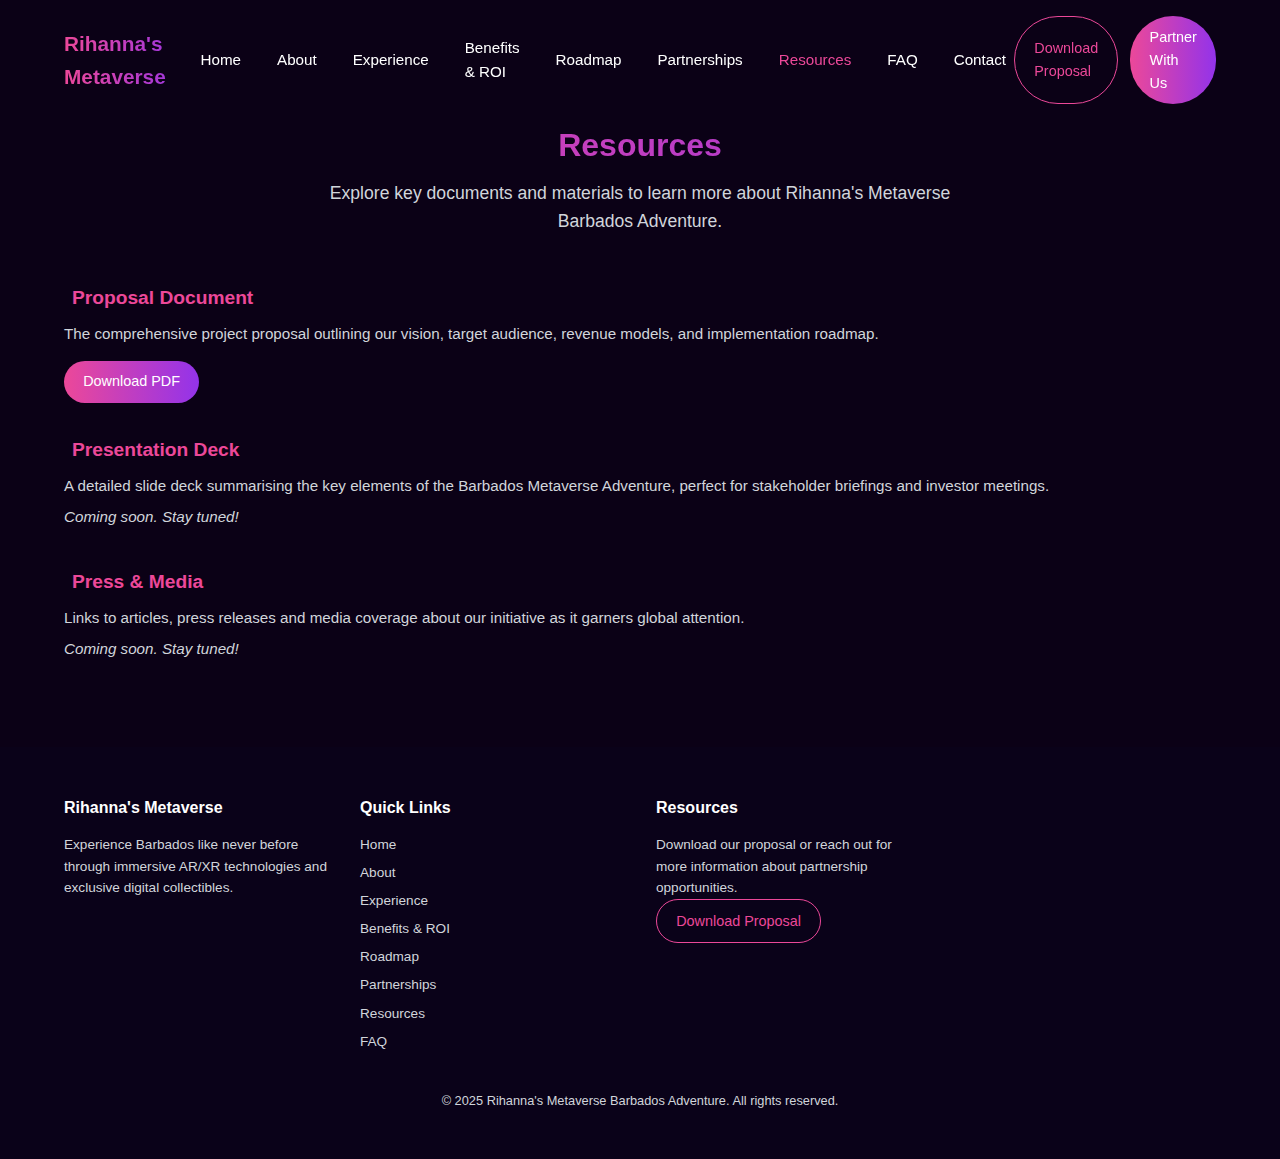
<file: resources.html>
<!DOCTYPE html>
<html lang="en">
<head>
  <meta charset="UTF-8">
  <meta name="viewport" content="width=device-width, initial-scale=1.0">
  <title>Resources | Rihanna's Metaverse Barbados Adventure</title>
  <link rel="stylesheet" href="https://cdnjs.cloudflare.com/ajax/libs/font-awesome/6.4.0/css/all.min.css" integrity="sha512-nku/j36n2MqxsVXni4eWh05rq6ArtyTc95xJ3Adxpv8uKUaX4nHCqB6f+GO6zkRgZNpmjQe7YQDdyCjTiM+FTA==" crossorigin="anonymous" referrerpolicy="no-referrer" />
  <link rel="stylesheet" href="style.css">
</head>
<body>
  <!-- Header -->
  <header>
    <div class="container nav-container">
      <div class="logo">Rihanna's Metaverse</div>
      <nav class="main-nav">
        <a href="index.html#home" class="nav-link">Home</a>
        <a href="index.html#about" class="nav-link">About</a>
        <a href="index.html#experience" class="nav-link">Experience</a>
        <a href="index.html#benefits" class="nav-link">Benefits &amp; ROI</a>
        <a href="index.html#roadmap" class="nav-link">Roadmap</a>
        <a href="index.html#partners" class="nav-link">Partnerships</a>
        <a href="resources.html" class="nav-link active">Resources</a>
        <a href="faq.html" class="nav-link">FAQ</a>
        <a href="index.html#contact" class="nav-link">Contact</a>
      </nav>
      <div class="header-cta">
        <a href="rihanna_metaverse_proposal.pdf" class="btn btn-outline" target="_blank" rel="noopener">Download Proposal</a>
        <a href="index.html#contact" class="btn btn-primary">Partner With Us</a>
      </div>
    </div>
  </header>
  
  <!-- Main content -->
  <main>
    <section class="section-dark" style="padding-top: 120px; min-height: calc(100vh - 200px);">
      <div class="container">
        <h1 class="section-title">Resources</h1>
        <p class="section-subtitle">Explore key documents and materials to learn more about Rihanna's Metaverse Barbados Adventure.</p>
        <div class="resource-list">
          <div class="resource-item">
            <h3><i class="fas fa-file-pdf" style="margin-right:0.5rem; color:var(--clr-primary);"></i>Proposal Document</h3>
            <p>The comprehensive project proposal outlining our vision, target audience, revenue models, and implementation roadmap.</p>
            <a href="rihanna_metaverse_proposal.pdf" class="btn btn-primary" target="_blank" rel="noopener" style="margin-top:0.5rem;">Download PDF</a>
          </div>
          <div class="resource-item">
            <h3><i class="fas fa-slideshare" style="margin-right:0.5rem; color:var(--clr-primary);"></i>Presentation Deck</h3>
            <p>A detailed slide deck summarising the key elements of the Barbados Metaverse Adventure, perfect for stakeholder briefings and investor meetings.</p>
            <p><em>Coming soon. Stay tuned!</em></p>
          </div>
          <div class="resource-item">
            <h3><i class="fas fa-newspaper" style="margin-right:0.5rem; color:var(--clr-primary);"></i>Press &amp; Media</h3>
            <p>Links to articles, press releases and media coverage about our initiative as it garners global attention.</p>
            <p><em>Coming soon. Stay tuned!</em></p>
          </div>
        </div>
      </div>
    </section>
  </main>
  
  <!-- Footer -->
  <footer>
    <div class="container footer-grid">
      <div>
        <h5>Rihanna's Metaverse</h5>
        <p style="margin-bottom:0.8rem;">Experience Barbados like never before through immersive AR/XR technologies and exclusive digital collectibles.</p>
        <div class="social-icons">
          <a href="#" aria-label="Twitter"><i class="fab fa-twitter"></i></a>
          <a href="#" aria-label="Instagram"><i class="fab fa-instagram"></i></a>
          <a href="#" aria-label="Facebook"><i class="fab fa-facebook"></i></a>
        </div>
      </div>
      <div>
        <h5>Quick Links</h5>
        <ul>
          <li><a href="index.html#home">Home</a></li>
          <li><a href="index.html#about">About</a></li>
          <li><a href="index.html#experience">Experience</a></li>
          <li><a href="index.html#benefits">Benefits &amp; ROI</a></li>
          <li><a href="index.html#roadmap">Roadmap</a></li>
          <li><a href="index.html#partners">Partnerships</a></li>
          <li><a href="resources.html">Resources</a></li>
          <li><a href="faq.html">FAQ</a></li>
        </ul>
      </div>
      <div>
        <h5>Resources</h5>
        <p>Download our proposal or reach out for more information about partnership opportunities.</p>
        <a href="rihanna_metaverse_proposal.pdf" class="btn btn-outline" target="_blank" rel="noopener">Download Proposal</a>
      </div>
    </div>
    <p class="newsletter-note" style="text-align:center; margin-top:2rem; font-size:0.8rem; color:var(--clr-muted);">&copy; 2025 Rihanna's Metaverse Barbados Adventure. All rights reserved.</p>
  </footer>
</body>
</html>
</file>
<file: css/base.css>
/*
 * Base styles for the site
 */

/* Colour palette */
:root {
  --clr-primary: #ec4899; /* pink */
  --clr-secondary: #9333ea; /* purple */
  --clr-dark: #0b0116; /* near black background */
  --clr-light: #ffffff;
  --clr-muted: #d1d5db; /* light grey */
  --clr-gradient-start: #311d61; /* gradient start for sections */
  --clr-gradient-end: #4f1c71; /* gradient end for sections */
  --max-width: 1200px;
}

/* Global resets */
* {
  box-sizing: border-box;
  margin: 0;
  padding: 0;
}

html {
  scroll-behavior: smooth;
}

body {
  font-family: 'Segoe UI', 'Helvetica Neue', Arial, sans-serif;
  background: var(--clr-dark);
  color: var(--clr-light);
  line-height: 1.6;
  /* Prevent horizontal scrollbars from accidental overflow */
  overflow-x: hidden;
}

a {
  color: var(--clr-primary);
  text-decoration: none;
  transition: color 0.3s ease;
}
a:hover {
  color: var(--clr-secondary);
}

/* Container utility */
.container {
  width: 90%;
  max-width: var(--max-width);
  margin-left: auto;
  margin-right: auto;
}
</file>
<file: css/layout.css>
/*
 * Layout styles for the site
 */

/* Header */
header {
  position: fixed;
  top: 0;
  left: 0;
  width: 100%;
  z-index: 9999;
  background: rgba(11, 1, 22, 0.8);
  backdrop-filter: blur(6px);
}
header .nav-container {
  display: flex;
  align-items: center;
  justify-content: space-between;
  padding: 1rem 0;
}
header .logo {
  font-size: 1.3rem;
  font-weight: bold;
  background: linear-gradient(90deg, var(--clr-primary), var(--clr-secondary));
  -webkit-background-clip: text;
  -webkit-text-fill-color: transparent;
}
.main-nav {
  display: flex;
  gap: 1.25rem;
  align-items: center;
}
.main-nav .nav-link {
  font-size: 0.95rem;
  color: var(--clr-light);
  padding: 0.5rem;
  transition: color 0.3s ease;
}
.main-nav .nav-link:hover,
.main-nav .nav-link.active {
  color: var(--clr-primary);
}
.header-cta {
  display: none;
  gap: 0.75rem;
}
@media (min-width: 1024px) {
  .header-cta {
    display: flex;
  }
}

/* Mobile navigation */
header .mobile-menu {
  display: none;
  position: absolute;
  top: 100%;
  right: 0;
  background: #1e1037;
  width: 200px;
  border-radius: 6px;
  box-shadow: 0 4px 10px rgba(0,0,0,0.3);
  z-index: 9999;
}
header .mobile-menu.open {
  display: block;
}
header .mobile-menu ul {
  list-style: none;
  padding: 0;
  margin: 0;
}
header .mobile-menu ul li a {
  display: block;
  padding: 0.75rem 1.5rem;
  color: var(--clr-light);
  transition: background 0.2s ease-in-out;
}
header .mobile-menu ul li a:hover {
  background: var(--clr-primary);
}
.menu-toggle {
  display: none;
}
@media (max-width: 1024px) {
  .main-nav {
    display: none;
  }
  .menu-toggle {
    display: block !important; /* Use important to override inline style */
    cursor: pointer;
  }
}

/* Hero section */
.hero {
  position: relative;
  min-height: 100vh;
  display: flex;
  align-items: center;
  justify-content: center;
  text-align: center;
  color: var(--clr-light);
  background: url('../hero.png') no-repeat center/cover;
}
.hero::before {
  content: '';
  position: absolute;
  top: 0;
  right: 0;
  bottom: 0;
  left: 0;
  background: linear-gradient(to right, rgba(0,0,0,0.7), rgba(83,0,83,0.6));
}
.hero-content {
  position: relative;
  max-width: 700px;
  padding: 2rem;
}
.hero h1 {
  font-size: 3rem;
  line-height: 1.2;
  margin-bottom: 1rem;
}
.hero p {
  font-size: 1.2rem;
  margin-bottom: 1.2rem;
  color: var(--clr-muted);
}
.hero .tagline {
  font-size: 1.3rem;
  font-weight: 600;
  color: var(--clr-primary);
  margin-bottom: 2rem;
}
.scroll-indicator {
  position: absolute;
  bottom: 1.5rem;
  left: 50%;
  transform: translateX(-50%);
  color: var(--clr-light);
  font-size: 1.5rem;
  animation: bounce 2s infinite;
}
@keyframes bounce {
  0%, 20%, 50%, 80%, 100% { transform: translate(-50%, 0); }
  40% { transform: translate(-50%, -10px); }
  60% { transform: translate(-50%, -5px); }
}

/* Sections */
section {
  padding: 5rem 0;
}
.section-dark {
  background: var(--clr-dark);
}
.section-gradient {
  background: linear-gradient(180deg, var(--clr-gradient-start) 0%, var(--clr-gradient-end) 100%);
}
.section-light {
  background: #100825;
}
.section-title {
  font-size: 2rem;
  font-weight: 700;
  margin-bottom: 0.5rem;
  text-align: center;
  background: linear-gradient(90deg, var(--clr-primary), var(--clr-secondary));
  -webkit-background-clip: text;
  -webkit-text-fill-color: transparent;
}
.section-subtitle {
  font-size: 1.1rem;
  color: var(--clr-muted);
  text-align: center;
  margin-bottom: 3rem;
  max-width: 700px;
  margin-left: auto;
  margin-right: auto;
}

/* Footer */
footer {
  background: #0a0219;
  padding: 3rem 0;
  color: var(--clr-muted);
  font-size: 0.85rem;
}
footer .footer-grid {
  display: grid;
  gap: 2rem;
}
@media (min-width: 768px) {
  footer .footer-grid {
    grid-template-columns: repeat(4, 1fr);
  }
}
footer h5 {
  font-size: 1rem;
  margin-bottom: 0.8rem;
  color: var(--clr-light);
}
footer ul {
  list-style: none;
  padding-left: 0;
}
footer ul li {
  margin-bottom: 0.4rem;
}
footer ul li a {
  color: var(--clr-muted);
  transition: color 0.3s ease;
  font-size: 0.85rem;
}
footer ul li a:hover {
  color: var(--clr-primary);
}
.social-icons {
  display: flex;
  gap: 0.6rem;
  margin-top: 1rem;
}
.social-icons a {
  color: var(--clr-primary);
  font-size: 1.2rem;
  transition: color 0.3s ease;
}
.social-icons a:hover {
  color: var(--clr-secondary);
}
</file>
<file: css/components.css>
/*
 * Component styles for the site
 */

/* Buttons */
.btn {
  display: inline-flex;
  align-items: center;
  justify-content: center;
  padding: 0.6rem 1.2rem;
  border-radius: 9999px;
  font-size: 0.9rem;
  font-weight: 500;
  border: none;
  cursor: pointer;
  transition: background 0.3s ease;
}
.btn-primary {
  background: linear-gradient(90deg, var(--clr-primary), var(--clr-secondary));
  color: var(--clr-light);
}
.btn-primary:hover {
  background: linear-gradient(90deg, var(--clr-secondary), var(--clr-primary));
}
.btn-outline {
  background: transparent;
  border: 1px solid var(--clr-primary);
  color: var(--clr-primary);
}
.btn-outline:hover {
  background: var(--clr-primary);
  color: var(--clr-dark);
}

/* Cards */
.card {
  background: #1e1037;
  padding: 2rem;
  border-radius: 12px;
  display: flex;
  flex-direction: column;
  justify-content: space-between;
  box-shadow: 0 4px 10px rgba(0, 0, 0, 0.2);
  transition: transform 0.3s ease, box-shadow 0.3s ease;
}
.card:hover {
  transform: translateY(-5px);
  box-shadow: 0 6px 20px rgba(0, 0, 0, 0.3);
}
.card i {
  font-size: 2rem;
  margin-bottom: 1rem;
  color: var(--clr-primary);
}
.card h3 {
  font-size: 1.3rem;
  margin-bottom: 0.6rem;
}
.card ul {
  list-style: none;
  padding-left: 0;
  margin-bottom: 1.5rem;
}
.card ul li {
  display: flex;
  align-items: flex-start;
  gap: 0.5rem;
  margin-bottom: 0.5rem;
  color: var(--clr-muted);
}
.card ul li i {
  font-size: 0.8rem;
  margin-top: 0.2rem;
  color: var(--clr-primary);
}
.card .card-btn {
  align-self: flex-start;
  padding: 0.5rem 1rem;
  border-radius: 9999px;
  font-size: 0.85rem;
  background: linear-gradient(90deg, var(--clr-primary), var(--clr-secondary));
  color: var(--clr-light);
  transition: background 0.3s ease;
}
.card .card-btn:hover {
  background: linear-gradient(90deg, var(--clr-secondary), var(--clr-primary));
}

/* Back to Top button */
#back-to-top {
  position: fixed;
  bottom: 20px;
  right: 20px;
  background: var(--clr-primary);
  color: var(--clr-light);
  width: 40px;
  height: 40px;
  display: flex;
  align-items: center;
  justify-content: center;
  border-radius: 50%;
  opacity: 0;
  visibility: hidden;
  transition: opacity 0.3s, visibility 0.3s;
}
#back-to-top.show {
  opacity: 1;
  visibility: visible;
}
</file>
<file: css/pages.css>
/*
 * Page-specific styles for the site
 */

/* About section */
.about-grid {
  display: grid;
  gap: 2rem;
}
@media (min-width: 768px) {
  .about-grid {
    grid-template-columns: 1fr 1fr;
  }
}
.about-text p {
  margin-bottom: 1rem;
  color: var(--clr-muted);
}
.objectives {
  border: 1px solid rgba(255,255,255,0.1);
  border-radius: 8px;
  padding: 1.5rem;
  background: rgba(255,255,255,0.05);
}
.objectives ul {
  list-style: none;
  margin: 0;
  padding-left: 0;
}
.objectives li {
  display: flex;
  align-items: flex-start;
  gap: 0.6rem;
  margin-bottom: 0.8rem;
  color: var(--clr-muted);
}
.objectives li i {
  color: var(--clr-primary);
  font-size: 1rem;
  margin-top: 0.2rem;
}

/* Experience section */
.cards {
  display: grid;
  gap: 2rem;
}
@media (min-width: 768px) {
  .cards {
    grid-template-columns: repeat(3, 1fr);
  }
}

/* Gameplay steps */
.steps {
  display: flex;
  flex-direction: column;
  gap: 2rem;
}
@media (min-width: 768px) {
  .steps {
    flex-direction: row;
  }
}
.step {
  background: #1e1037;
  padding: 1.5rem;
  border-radius: 12px;
  flex: 1;
  position: relative;
}
.step-number {
  position: absolute;
  top: -20px;
  left: 20px;
  background: var(--clr-primary);
  color: var(--clr-dark);
  width: 40px;
  height: 40px;
  display: flex;
  align-items: center;
  justify-content: center;
  border-radius: 50%;
  font-weight: bold;
}
.step h4 {
  margin-bottom: 0.5rem;
  font-size: 1.2rem;
}
.step p {
  color: var(--clr-muted);
  font-size: 0.95rem;
}
.view-gameplay {
  margin-top: 2rem;
  display: inline-block;
  padding: 0.6rem 1.2rem;
  border-radius: 9999px;
  background: linear-gradient(90deg, var(--clr-primary), var(--clr-secondary));
  color: var(--clr-light);
  font-size: 0.9rem;
  transition: background 0.3s ease;
}
.view-gameplay:hover {
  background: linear-gradient(90deg, var(--clr-secondary), var(--clr-primary));
}

/* Video section */
.video-wrapper {
  position: relative;
  padding-bottom: 56.25%; /* 16:9 ratio */
  height: 0;
  overflow: hidden;
  border-radius: 12px;
  box-shadow: 0 4px 15px rgba(0,0,0,0.4);
}
.video-wrapper iframe {
  position: absolute;
  top: 0;
  left: 0;
  width: 100%;
  height: 100%;
  border: 0;
}

/* Benefits & ROI */
.benefits-grid {
  display: grid;
  gap: 1.5rem;
}
@media (min-width: 768px) {
  .benefits-grid {
    grid-template-columns: repeat(4, 1fr);
  }
}
.benefit-box {
  background: #1e1037;
  padding: 1.5rem;
  border-radius: 8px;
  box-shadow: 0 4px 10px rgba(0,0,0,0.25);
}
.benefit-box h4 {
  font-size: 1.1rem;
  margin-bottom: 0.5rem;
}
.benefit-box ul {
  list-style: none;
  padding-left: 0;
}
.benefit-box ul li {
  display: flex;
  align-items: flex-start;
  gap: 0.4rem;
  font-size: 0.9rem;
  color: var(--clr-muted);
  margin-bottom: 0.3rem;
}
.benefit-box ul li i {
  margin-top: 0.2rem;
  color: var(--clr-primary);
  font-size: 0.8rem;
}

/* ROI metrics bars */
.metrics {
  margin-top: 2rem;
}
.metric {
  margin-bottom: 1rem;
}
.metric-label {
  display: flex;
  justify-content: space-between;
  margin-bottom: 0.3rem;
  font-size: 0.9rem;
}
.metric-bar {
  height: 8px;
  background: #2b1547;
  border-radius: 4px;
  overflow: hidden;
}
.metric-bar span {
  display: block;
  height: 100%;
  background: linear-gradient(90deg, var(--clr-primary), var(--clr-secondary));
}
.demo-btn {
  margin-top: 1.5rem;
  display: inline-block;
  padding: 0.6rem 1.4rem;
  border-radius: 9999px;
  background: linear-gradient(90deg, var(--clr-primary), var(--clr-secondary));
  color: var(--clr-light);
  font-size: 0.9rem;
  transition: background 0.3s ease;
}
.demo-btn:hover {
  background: linear-gradient(90deg, var(--clr-secondary), var(--clr-primary));
}

/* Roadmap */
.roadmap-grid {
  display: grid;
  gap: 2rem;
}
@media (min-width: 768px) {
  .roadmap-grid {
    grid-template-columns: repeat(3, 1fr);
  }
}
.phase-card {
  background: #1e1037;
  border-radius: 12px;
  padding: 2rem;
  box-shadow: 0 4px 15px rgba(0,0,0,0.25);
}
.phase-card h5 {
  font-size: 1.1rem;
  margin-bottom: 0.5rem;
  color: var(--clr-primary);
}
.phase-card h6 {
  font-size: 0.9rem;
  margin-bottom: 0.8rem;
  color: var(--clr-muted);
}
.phase-card ul {
  list-style: none;
  padding-left: 0;
}
.phase-card ul li {
  display: flex;
  gap: 0.5rem;
  margin-bottom: 0.5rem;
  color: var(--clr-muted);
  font-size: 0.9rem;
}
.phase-card ul li i {
  color: var(--clr-primary);
  font-size: 0.8rem;
  margin-top: 0.2rem;
}

/* NFT Collection */
.nft-grid {
  display: grid;
  gap: 1.5rem;
}
@media (min-width: 768px) {
  .nft-grid {
    grid-template-columns: repeat(3, 1fr);
  }
}
.nft-card {
  background: #1e1037;
  border-radius: 10px;
  overflow: hidden;
  box-shadow: 0 4px 10px rgba(0,0,0,0.25);
  display: flex;
  flex-direction: column;
}
.nft-card img {
  width: 100%;
  height: 180px;
  object-fit: cover;
}
.nft-card .nft-content {
  padding: 1rem;
  flex: 1;
  display: flex;
  flex-direction: column;
}
.nft-card h4 {
  font-size: 1rem;
  margin-bottom: 0.4rem;
}
.nft-card p {
  font-size: 0.85rem;
  color: var(--clr-muted);
  flex: 1;
  margin-bottom: 0.8rem;
}
.nft-card .price {
  font-size: 0.9rem;
  color: var(--clr-primary);
  font-weight: bold;
}

/* Partnerships */
.partner-section {
  margin-top: 3rem;
}
.partner-grid {
  display: grid;
  gap: 1.5rem;
}
@media (min-width: 768px) {
  .partner-grid {
    grid-template-columns: repeat(2, 1fr);
  }
}
.partner-intro ul {
  list-style: none;
  padding-left: 0;
  margin-top: 1rem;
}
.partner-intro ul li {
  display: flex;
  gap: 0.5rem;
  margin-bottom: 0.5rem;
  font-size: 0.9rem;
  color: var(--clr-muted);
}
.partner-intro ul li i {
  color: var(--clr-primary);
  margin-top: 0.2rem;
}
.partner-categories {
  display: grid;
  gap: 1rem;
  margin-top: 1rem;
}
@media (min-width: 768px) {
  .partner-categories {
    grid-template-columns: repeat(2, 1fr);
  }
}
.partner-box {
  background: #1e1037;
  border-radius: 10px;
  padding: 1.2rem;
  box-shadow: 0 4px 10px rgba(0,0,0,0.25);
  display: flex;
  gap: 1rem;
}
.partner-box i {
  font-size: 1.5rem;
  color: var(--clr-primary);
  flex-shrink: 0;
}
.partner-box h5 {
  font-size: 1rem;
  margin-bottom: 0.3rem;
}
.partner-box p {
  font-size: 0.85rem;
  color: var(--clr-muted);
}
.become-partner {
  margin-top: 2rem;
  display: inline-block;
  padding: 0.6rem 1.4rem;
  border-radius: 9999px;
  background: linear-gradient(90deg, var(--clr-primary), var(--clr-secondary));
  color: var(--clr-light);
  font-size: 0.9rem;
  transition: background 0.3s ease;
}
.become-partner:hover {
  background: linear-gradient(90deg, var(--clr-secondary), var(--clr-primary));
}

/* Featured Partners */
.featured {
  margin-top: 4rem;
}
.featured .brands {
  display: grid;
  gap: 1rem;
}
@media (min-width: 600px) {
  .featured .brands {
    grid-template-columns: repeat(4, 1fr);
  }
}
.brands .brand-box {
  background: #1e1037;
  border-radius: 8px;
  padding: 1rem;
  text-align: center;
  box-shadow: 0 4px 10px rgba(0,0,0,0.25);
  font-size: 0.9rem;
  color: var(--clr-primary);
  font-weight: 600;
}

/* Featured partner cards */
.partner-grid {
  display: grid;
  gap: 1.5rem;
  margin-top: 1rem;
}
@media (min-width: 600px) {
  .partner-grid {
    grid-template-columns: repeat(2, 1fr);
  }
}
@media (min-width: 992px) {
  .partner-grid {
    grid-template-columns: repeat(4, 1fr);
  }
}
.partner-card {
  background: #1e1037;
  border-radius: 10px;
  overflow: hidden;
  box-shadow: 0 4px 10px rgba(0, 0, 0, 0.25);
  text-align: center;
  display: flex;
  flex-direction: column;
  height: 100%;
}
.partner-card img {
  width: 100%;
  height: auto;
  display: block;
  object-fit: cover;
  margin-bottom: 0.8rem;
}
.partner-card h4 {
  color: var(--clr-primary);
  font-size: 1rem;
  margin: 0 1rem 0.5rem 1rem;
}
.partner-card p {
  color: var(--clr-muted);
  font-size: 0.85rem;
  padding: 0 1rem 1.2rem 1rem;
  flex-grow: 1;
}

/* Resources page styling */
.resource-list {
  display: grid;
  gap: 2rem;
  margin-top: 2rem;
}
.resource-item h3 {
  color: var(--clr-primary);
  font-size: 1.2rem;
  margin-bottom: 0.5rem;
  display: flex;
  align-items: center;
}
.resource-item p {
  color: var(--clr-muted);
  font-size: 0.95rem;
  margin-bottom: 0.4rem;
}
.resource-item a {
  margin-top: 0.4rem;
}

/* FAQ page styling */
.faq-list {
  display: flex;
  flex-direction: column;
  gap: 1.5rem;
  margin-top: 2rem;
}
.faq-item h3 {
  color: var(--clr-primary);
  font-size: 1rem;
  margin-bottom: 0.4rem;
  display: flex;
  align-items: center;
}
.faq-item p {
  color: var(--clr-muted);
  font-size: 0.9rem;
  line-height: 1.5;
}

/* Contact form */
.contact-grid {
  display: grid;
  gap: 2rem;
}
@media (min-width: 768px) {
  .contact-grid {
    grid-template-columns: 1fr 1fr;
  }
}
.contact-info ul {
  list-style: none;
  padding-left: 0;
  margin-top: 1rem;
}
.contact-info ul li {
  display: flex;
  gap: 0.6rem;
  margin-bottom: 0.7rem;
  font-size: 0.9rem;
  color: var(--clr-muted);
}
.contact-info ul li i {
  color: var(--clr-primary);
  margin-top: 0.1rem;
}
.contact-form form {
  display: grid;
  gap: 1rem;
}
.contact-form input,
.contact-form textarea {
  width: 100%;
  padding: 0.8rem;
  border-radius: 6px;
  border: 1px solid rgba(255,255,255,0.1);
  background: #1e1037;
  color: var(--clr-light);
  font-size: 0.9rem;
}
.contact-form textarea {
  resize: vertical;
  min-height: 100px;
}
.contact-form button {
  padding: 0.7rem 1.3rem;
  border-radius: 9999px;
  border: none;
  background: linear-gradient(90deg, var(--clr-primary), var(--clr-secondary));
  color: var(--clr-light);
  font-size: 0.9rem;
  cursor: pointer;
  transition: background 0.3s ease;
}
.contact-form button:hover {
  background: linear-gradient(90deg, var(--clr-secondary), var(--clr-primary));
}

/* Newsletter */
.newsletter {
  display: flex;
  flex-direction: column;
  gap: 1rem;
}
.newsletter form {
  display: flex;
  gap: 0.5rem;
}
.newsletter input {
  flex: 1;
  padding: 0.6rem;
  border: 1px solid rgba(255,255,255,0.1);
  border-radius: 6px;
  background: #1e1037;
  color: var(--clr-light);
}
.newsletter button {
  padding: 0.6rem 1.2rem;
  border: none;
  border-radius: 6px;
  background: linear-gradient(90deg, var(--clr-primary), var(--clr-secondary));
  color: var(--clr-light);
  cursor: pointer;
  transition: background 0.3s ease;
}
.newsletter button:hover {
  background: linear-gradient(90deg, var(--clr-secondary), var(--clr-primary));
}


/* Revenue Model Section */
.revenue-metrics {
  padding: 4rem 0;
}

.revenue-model {
  text-align: center;
}

.revenue-model h3 {
  font-size: 2rem !important;
  font-weight: 700;
  margin-bottom: 1rem !important;
  background: linear-gradient(90deg, var(--clr-primary), var(--clr-secondary));
  -webkit-background-clip: text;
  -webkit-text-fill-color: transparent;
}

.revenue-grid {
  display: grid;
  gap: 1.5rem;
  margin-top: 2rem;
}

@media (min-width: 768px) {
  .revenue-grid {
    grid-template-columns: repeat(3, 1fr);
  }
}

.revenue-card {
  background: rgba(255, 255, 255, 0.1);
  padding: 1.5rem;
  border-radius: 0.75rem;
  display: flex;
  flex-direction: column;
  align-items: center;
  text-align: center;
}

.revenue-card i {
  font-size: 2rem;
  margin-bottom: 1rem;
  color: var(--clr-primary);
}

.revenue-card h4 {
  font-size: 1.3rem;
  font-weight: 600;
  margin-bottom: 0.5rem;
  color: var(--clr-light);
}

.revenue-card p {
  font-size: 0.95rem;
  color: var(--clr-muted);
}

/* Local Business Success Section */
.business-success {
  padding: 5rem 0;
}

.business-title {
  font-size: 2rem;
  font-weight: 700;
  margin-bottom: 1rem;
  text-align: center;
  background: linear-gradient(90deg, var(--clr-primary), var(--clr-secondary));
  -webkit-background-clip: text;
  -webkit-text-fill-color: transparent;
}

.business-subtitle {
  font-size: 1rem;
  color: var(--clr-muted);
  text-align: center;
  max-width: 70ch;
  margin: 0 auto 3rem;
}

.business-grid {
  display: grid;
  gap: 1.5rem;
}

.business-card {
  display: flex;
  align-items: flex-start;
  gap: 1rem;
  background: rgba(255, 255, 255, 0.1);
  border-radius: 0.75rem;
  padding: 1.5rem 1rem;
}

.business-number {
  font-size: 2rem;
  font-weight: 700;
  color: var(--clr-primary);
}

.business-content h4 {
  font-size: 1.3rem;
  font-weight: 600;
  margin-bottom: 0.4rem;
  color: var(--clr-light);
}

.business-content p {
  font-size: 0.95rem;
  color: var(--clr-muted);
}

/* Next Steps & Strategic Actions Section */
#next-steps {
  padding: 5rem 0;
}

#next-steps .section-subtitle {
  display: inline-block;
  background: rgba(255, 255, 255, 0.15);
  padding: 0.5rem 1rem;
  border-radius: 0.5rem;
  color: var(--clr-light);
  font-size: 1rem;
  margin-top: 1rem;
}

.steps-grid {
  display: grid;
  gap: 1.5rem;
  margin-top: 3rem;
}

.step-card {
  display: flex;
  align-items: flex-start;
  gap: 1rem;
  background: rgba(255, 255, 255, 0.1);
  border-radius: 0.75rem;
  padding: 1.5rem 1rem;
}

.step-card .step-num {
  font-size: 2rem;
  font-weight: 700;
  color: var(--clr-primary);
  min-width: 30px;
}

.step-card h3 {
  font-size: 1.3rem;
  font-weight: 600;
  margin-bottom: 0.4rem;
  color: var(--clr-light);
}

.step-card p {
  font-size: 0.95rem;
  color: var(--clr-muted);
}
</file>
<file: style.css>
/*
 * Stylesheet for Rihanna's Metaverse Barbados Adventure site
 *
 * The design draws inspiration from the uploaded Manus site and
 * re‑implements it using standard HTML/CSS. Colours and gradients
 * are defined at the top as CSS variables so they can be tweaked
 * easily. The layout is fully responsive and uses flexbox and
 * grid utilities where appropriate. Feel free to adjust the
 * spacing values to better suit your content.
 */

/* Colour palette */
:root {
  --clr-primary: #ec4899; /* pink */
  --clr-secondary: #9333ea; /* purple */
  --clr-dark: #0b0116; /* near black background */
  --clr-light: #ffffff;
  --clr-muted: #d1d5db; /* light grey */
  --clr-gradient-start: #311d61; /* gradient start for sections */
  --clr-gradient-end: #4f1c71; /* gradient end for sections */
  --max-width: 1200px;
}

/* Global resets */
* {
  box-sizing: border-box;
  margin: 0;
  padding: 0;
}

html {
  scroll-behavior: smooth;
}

body {
  font-family: 'Segoe UI', 'Helvetica Neue', Arial, sans-serif;
  background: var(--clr-dark);
  color: var(--clr-light);
  line-height: 1.6;
  /* Prevent horizontal scrollbars from accidental overflow */
  overflow-x: hidden;
}

a {
  color: var(--clr-primary);
  text-decoration: none;
  transition: color 0.3s ease;
}
a:hover {
  color: var(--clr-secondary);
}

/* Container utility */
.container {
  width: 90%;
  max-width: var(--max-width);
  margin-left: auto;
  margin-right: auto;
}

/* Header */
/*
  Header styling

  The header is fixed at the top of the viewport and uses a high z-index
  to ensure it sits above any other embedded widgets or third‑party
  overlays that may persist from other pages. A semi‑transparent
  background with blur gives it a frosted glass effect without
  interfering with underlying content.
*/
header {
  position: fixed;
  top: 0;
  left: 0;
  width: 100%;
  /* Use a very high z-index to override any external overlays */
  z-index: 9999;
  background: rgba(11, 1, 22, 0.8);
  backdrop-filter: blur(6px);
}
header .nav-container {
  display: flex;
  align-items: center;
  justify-content: space-between;
  padding: 1rem 0;
}

/* Always hide the mobile menu by default; it will be toggled via JavaScript and shown on small screens */
header .mobile-menu {
  display: none;
  position: absolute;
  top: 100%;
  right: 0;
  background: #1e1037;
  width: 200px;
  border-radius: 6px;
  box-shadow: 0 4px 10px rgba(0,0,0,0.3);
  z-index: 9999;
}
header .mobile-menu.open {
  display: block;
}
header .logo {
  font-size: 1.3rem;
  font-weight: bold;
  background: linear-gradient(90deg, var(--clr-primary), var(--clr-secondary));
  -webkit-background-clip: text;
  -webkit-text-fill-color: transparent;
}
/* Desktop navigation links */
.main-nav {
  display: flex;
  gap: 1.25rem;
  align-items: center;
}
.main-nav .nav-link {
  font-size: 0.95rem;
  color: var(--clr-light);
  padding: 0.5rem;
  transition: color 0.3s ease;
}
.main-nav .nav-link:hover,
.main-nav .nav-link.active {
  color: var(--clr-primary);
}

/* Call to action buttons in the header */
.header-cta {
  display: flex;
  gap: 0.75rem;
}
.btn {
  display: inline-flex;
  align-items: center;
  justify-content: center;
  padding: 0.6rem 1.2rem;
  border-radius: 9999px;
  font-size: 0.9rem;
  font-weight: 500;
  border: none;
  cursor: pointer;
  transition: background 0.3s ease;
}
.btn-primary {
  background: linear-gradient(90deg, var(--clr-primary), var(--clr-secondary));
  color: var(--clr-light);
}
.btn-primary:hover {
  background: linear-gradient(90deg, var(--clr-secondary), var(--clr-primary));
}
.btn-outline {
  background: transparent;
  border: 1px solid var(--clr-primary);
  color: var(--clr-primary);
}
.btn-outline:hover {
  background: var(--clr-primary);
  color: var(--clr-dark);
}

/* Hero section */
.hero {
  position: relative;
  min-height: 100vh;
  display: flex;
  align-items: center;
  justify-content: center;
  text-align: center;
  color: var(--clr-light);
  /* Updated path after flattening directory structure */
  background: url('hero.png') no-repeat center/cover;
}
.hero::before {
  content: '';
  position: absolute;
  top: 0;
  right: 0;
  bottom: 0;
  left: 0;
  background: linear-gradient(to right, rgba(0,0,0,0.7), rgba(83,0,83,0.6));
}
.hero-content {
  position: relative;
  max-width: 700px;
  padding: 2rem;
}
.hero h1 {
  font-size: 3rem;
  line-height: 1.2;
  margin-bottom: 1rem;
}
.hero p {
  font-size: 1.2rem;
  margin-bottom: 1.2rem;
  color: var(--clr-muted);
}
.hero .tagline {
  font-size: 1.3rem;
  font-weight: 600;
  color: var(--clr-primary);
  margin-bottom: 2rem;
}
.scroll-indicator {
  position: absolute;
  bottom: 1.5rem;
  left: 50%;
  transform: translateX(-50%);
  color: var(--clr-light);
  font-size: 1.5rem;
  animation: bounce 2s infinite;
}
@keyframes bounce {
  0%, 20%, 50%, 80%, 100% { transform: translate(-50%, 0); }
  40% { transform: translate(-50%, -10px); }
  60% { transform: translate(-50%, -5px); }
}

/* Section base styles */
section {
  padding: 5rem 0;
}
.section-dark {
  background: var(--clr-dark);
}
.section-gradient {
  background: linear-gradient(180deg, var(--clr-gradient-start) 0%, var(--clr-gradient-end) 100%);
}
.section-light {
  background: #100825;
}
.section-title {
  font-size: 2rem;
  font-weight: 700;
  margin-bottom: 0.5rem;
  text-align: center;
  background: linear-gradient(90deg, var(--clr-primary), var(--clr-secondary));
  -webkit-background-clip: text;
  -webkit-text-fill-color: transparent;
}
.section-subtitle {
  font-size: 1.1rem;
  color: var(--clr-muted);
  text-align: center;
  margin-bottom: 3rem;
  max-width: 700px;
  margin-left: auto;
  margin-right: auto;
}

/* About section */
.about-grid {
  display: grid;
  gap: 2rem;
}
@media (min-width: 768px) {
  .about-grid {
    grid-template-columns: 1fr 1fr;
  }
}
.about-text p {
  margin-bottom: 1rem;
  color: var(--clr-muted);
}
.objectives {
  border: 1px solid rgba(255,255,255,0.1);
  border-radius: 8px;
  padding: 1.5rem;
  background: rgba(255,255,255,0.05);
}
.objectives ul {
  list-style: none;
  margin: 0;
  padding-left: 0;
}
.objectives li {
  display: flex;
  align-items: flex-start;
  gap: 0.6rem;
  margin-bottom: 0.8rem;
  color: var(--clr-muted);
}
.objectives li i {
  color: var(--clr-primary);
  font-size: 1rem;
  margin-top: 0.2rem;
}

/* Experience cards */
.cards {
  display: grid;
  gap: 2rem;
}
@media (min-width: 768px) {
  .cards {
    grid-template-columns: repeat(3, 1fr);
  }
}
.card {
  background: #1e1037;
  padding: 2rem;
  border-radius: 12px;
  display: flex;
  flex-direction: column;
  justify-content: space-between;
  box-shadow: 0 4px 10px rgba(0, 0, 0, 0.2);
  transition: transform 0.3s ease, box-shadow 0.3s ease;
}
.card:hover {
  transform: translateY(-5px);
  box-shadow: 0 6px 20px rgba(0, 0, 0, 0.3);
}
.card i {
  font-size: 2rem;
  margin-bottom: 1rem;
  color: var(--clr-primary);
}
.card h3 {
  font-size: 1.3rem;
  margin-bottom: 0.6rem;
}
.card ul {
  list-style: none;
  padding-left: 0;
  margin-bottom: 1.5rem;
}
.card ul li {
  display: flex;
  align-items: flex-start;
  gap: 0.5rem;
  margin-bottom: 0.5rem;
  color: var(--clr-muted);
}
.card ul li i {
  font-size: 0.8rem;
  margin-top: 0.2rem;
  color: var(--clr-primary);
}
.card .card-btn {
  align-self: flex-start;
  padding: 0.5rem 1rem;
  border-radius: 9999px;
  font-size: 0.85rem;
  background: linear-gradient(90deg, var(--clr-primary), var(--clr-secondary));
  color: var(--clr-light);
  transition: background 0.3s ease;
}
.card .card-btn:hover {
  background: linear-gradient(90deg, var(--clr-secondary), var(--clr-primary));
}

/* Gameplay steps */
.steps {
  display: flex;
  flex-direction: column;
  gap: 2rem;
}
@media (min-width: 768px) {
  .steps {
    flex-direction: row;
  }
}
.step {
  background: #1e1037;
  padding: 1.5rem;
  border-radius: 12px;
  flex: 1;
  position: relative;
}
.step-number {
  position: absolute;
  top: -20px;
  left: 20px;
  background: var(--clr-primary);
  color: var(--clr-dark);
  width: 40px;
  height: 40px;
  display: flex;
  align-items: center;
  justify-content: center;
  border-radius: 50%;
  font-weight: bold;
}
.step h4 {
  margin-bottom: 0.5rem;
  font-size: 1.2rem;
}
.step p {
  color: var(--clr-muted);
  font-size: 0.95rem;
}
.view-gameplay {
  margin-top: 2rem;
  display: inline-block;
  padding: 0.6rem 1.2rem;
  border-radius: 9999px;
  background: linear-gradient(90deg, var(--clr-primary), var(--clr-secondary));
  color: var(--clr-light);
  font-size: 0.9rem;
  transition: background 0.3s ease;
}
.view-gameplay:hover {
  background: linear-gradient(90deg, var(--clr-secondary), var(--clr-primary));
}

/* Video section */
.video-wrapper {
  position: relative;
  padding-bottom: 56.25%; /* 16:9 ratio */
  height: 0;
  overflow: hidden;
  border-radius: 12px;
  box-shadow: 0 4px 15px rgba(0,0,0,0.4);
}
.video-wrapper iframe {
  position: absolute;
  top: 0;
  left: 0;
  width: 100%;
  height: 100%;
  border: 0;
}

/* Benefits & ROI */
.benefits-grid {
  display: grid;
  gap: 1.5rem;
}
@media (min-width: 768px) {
  .benefits-grid {
    grid-template-columns: repeat(4, 1fr);
  }
}
.benefit-box {
  background: #1e1037;
  padding: 1.5rem;
  border-radius: 8px;
  box-shadow: 0 4px 10px rgba(0,0,0,0.25);
}
.benefit-box h4 {
  font-size: 1.1rem;
  margin-bottom: 0.5rem;
}
.benefit-box ul {
  list-style: none;
  padding-left: 0;
}
.benefit-box ul li {
  display: flex;
  align-items: flex-start;
  gap: 0.4rem;
  font-size: 0.9rem;
  color: var(--clr-muted);
  margin-bottom: 0.3rem;
}
.benefit-box ul li i {
  margin-top: 0.2rem;
  color: var(--clr-primary);
  font-size: 0.8rem;
}

/* ROI metrics bars */
.metrics {
  margin-top: 2rem;
}
.metric {
  margin-bottom: 1rem;
}
.metric-label {
  display: flex;
  justify-content: space-between;
  margin-bottom: 0.3rem;
  font-size: 0.9rem;
}
.metric-bar {
  height: 8px;
  background: #2b1547;
  border-radius: 4px;
  overflow: hidden;
}
.metric-bar span {
  display: block;
  height: 100%;
  background: linear-gradient(90deg, var(--clr-primary), var(--clr-secondary));
}
.demo-btn {
  margin-top: 1.5rem;
  display: inline-block;
  padding: 0.6rem 1.4rem;
  border-radius: 9999px;
  background: linear-gradient(90deg, var(--clr-primary), var(--clr-secondary));
  color: var(--clr-light);
  font-size: 0.9rem;
  transition: background 0.3s ease;
}
.demo-btn:hover {
  background: linear-gradient(90deg, var(--clr-secondary), var(--clr-primary));
}

/* Roadmap */
.roadmap-grid {
  display: grid;
  gap: 2rem;
}
@media (min-width: 768px) {
  .roadmap-grid {
    grid-template-columns: repeat(3, 1fr);
  }
}
.phase-card {
  background: #1e1037;
  border-radius: 12px;
  padding: 2rem;
  box-shadow: 0 4px 15px rgba(0,0,0,0.25);
}
.phase-card h5 {
  font-size: 1.1rem;
  margin-bottom: 0.5rem;
  color: var(--clr-primary);
}
.phase-card h6 {
  font-size: 0.9rem;
  margin-bottom: 0.8rem;
  color: var(--clr-muted);
}
.phase-card ul {
  list-style: none;
  padding-left: 0;
}
.phase-card ul li {
  display: flex;
  gap: 0.5rem;
  margin-bottom: 0.5rem;
  color: var(--clr-muted);
  font-size: 0.9rem;
}
.phase-card ul li i {
  color: var(--clr-primary);
  font-size: 0.8rem;
  margin-top: 0.2rem;
}

/* NFT Collection */
.nft-grid {
  display: grid;
  gap: 1.5rem;
}
@media (min-width: 768px) {
  .nft-grid {
    grid-template-columns: repeat(3, 1fr);
  }
}
.nft-card {
  background: #1e1037;
  border-radius: 10px;
  overflow: hidden;
  box-shadow: 0 4px 10px rgba(0,0,0,0.25);
  display: flex;
  flex-direction: column;
}
.nft-card img {
  width: 100%;
  height: 180px;
  object-fit: cover;
}
.nft-card .nft-content {
  padding: 1rem;
  flex: 1;
  display: flex;
  flex-direction: column;
}
.nft-card h4 {
  font-size: 1rem;
  margin-bottom: 0.4rem;
}
.nft-card p {
  font-size: 0.85rem;
  color: var(--clr-muted);
  flex: 1;
  margin-bottom: 0.8rem;
}
.nft-card .price {
  font-size: 0.9rem;
  color: var(--clr-primary);
  font-weight: bold;
}

/* Partnerships */
.partner-section {
  margin-top: 3rem;
}
.partner-grid {
  display: grid;
  gap: 1.5rem;
}
@media (min-width: 768px) {
  .partner-grid {
    grid-template-columns: repeat(2, 1fr);
  }
}
.partner-intro ul {
  list-style: none;
  padding-left: 0;
  margin-top: 1rem;
}
.partner-intro ul li {
  display: flex;
  gap: 0.5rem;
  margin-bottom: 0.5rem;
  font-size: 0.9rem;
  color: var(--clr-muted);
}
.partner-intro ul li i {
  color: var(--clr-primary);
  margin-top: 0.2rem;
}
.partner-categories {
  display: grid;
  gap: 1rem;
  margin-top: 1rem;
}
@media (min-width: 768px) {
  .partner-categories {
    grid-template-columns: repeat(2, 1fr);
  }
}
.partner-box {
  background: #1e1037;
  border-radius: 10px;
  padding: 1.2rem;
  box-shadow: 0 4px 10px rgba(0,0,0,0.25);
  display: flex;
  gap: 1rem;
}
.partner-box i {
  font-size: 1.5rem;
  color: var(--clr-primary);
  flex-shrink: 0;
}
.partner-box h5 {
  font-size: 1rem;
  margin-bottom: 0.3rem;
}
.partner-box p {
  font-size: 0.85rem;
  color: var(--clr-muted);
}
.become-partner {
  margin-top: 2rem;
  display: inline-block;
  padding: 0.6rem 1.4rem;
  border-radius: 9999px;
  background: linear-gradient(90deg, var(--clr-primary), var(--clr-secondary));
  color: var(--clr-light);
  font-size: 0.9rem;
  transition: background 0.3s ease;
}
.become-partner:hover {
  background: linear-gradient(90deg, var(--clr-secondary), var(--clr-primary));
}

/* Featured Partners */
.featured {
  margin-top: 4rem;
}
.featured .brands {
  display: grid;
  gap: 1rem;
}
@media (min-width: 600px) {
  .featured .brands {
    grid-template-columns: repeat(4, 1fr);
  }
}
.brands .brand-box {
  background: #1e1037;
  border-radius: 8px;
  padding: 1rem;
  text-align: center;
  box-shadow: 0 4px 10px rgba(0,0,0,0.25);
  font-size: 0.9rem;
  color: var(--clr-primary);
  font-weight: 600;
}

/* Featured partner cards */
.partner-grid {
  display: grid;
  gap: 1.5rem;
  margin-top: 1rem;
}
@media (min-width: 600px) {
  .partner-grid {
    grid-template-columns: repeat(2, 1fr);
  }
}
@media (min-width: 992px) {
  .partner-grid {
    grid-template-columns: repeat(4, 1fr);
  }
}
.partner-card {
  background: #1e1037;
  border-radius: 10px;
  overflow: hidden;
  box-shadow: 0 4px 10px rgba(0, 0, 0, 0.25);
  text-align: center;
  display: flex;
  flex-direction: column;
  height: 100%;
}
.partner-card img {
  width: 100%;
  height: auto;
  display: block;
  object-fit: cover;
  margin-bottom: 0.8rem;
}
.partner-card h4 {
  color: var(--clr-primary);
  font-size: 1rem;
  margin: 0 1rem 0.5rem 1rem;
}
.partner-card p {
  color: var(--clr-muted);
  font-size: 0.85rem;
  padding: 0 1rem 1.2rem 1rem;
  flex-grow: 1;
}

/* Resources page styling */
.resource-list {
  display: grid;
  gap: 2rem;
  margin-top: 2rem;
}
.resource-item h3 {
  color: var(--clr-primary);
  font-size: 1.2rem;
  margin-bottom: 0.5rem;
  display: flex;
  align-items: center;
}
.resource-item p {
  color: var(--clr-muted);
  font-size: 0.95rem;
  margin-bottom: 0.4rem;
}
.resource-item a {
  margin-top: 0.4rem;
}

/* FAQ page styling */
.faq-list {
  display: flex;
  flex-direction: column;
  gap: 1.5rem;
  margin-top: 2rem;
}
.faq-item h3 {
  color: var(--clr-primary);
  font-size: 1rem;
  margin-bottom: 0.4rem;
  display: flex;
  align-items: center;
}
.faq-item p {
  color: var(--clr-muted);
  font-size: 0.9rem;
  line-height: 1.5;
}

/* Contact form */
.contact-grid {
  display: grid;
  gap: 2rem;
}
@media (min-width: 768px) {
  .contact-grid {
    grid-template-columns: 1fr 1fr;
  }
}
.contact-info ul {
  list-style: none;
  padding-left: 0;
  margin-top: 1rem;
}
.contact-info ul li {
  display: flex;
  gap: 0.6rem;
  margin-bottom: 0.7rem;
  font-size: 0.9rem;
  color: var(--clr-muted);
}
.contact-info ul li i {
  color: var(--clr-primary);
  margin-top: 0.1rem;
}
.contact-form form {
  display: grid;
  gap: 1rem;
}
.contact-form input,
.contact-form textarea {
  width: 100%;
  padding: 0.8rem;
  border-radius: 6px;
  border: 1px solid rgba(255,255,255,0.1);
  background: #1e1037;
  color: var(--clr-light);
  font-size: 0.9rem;
}
.contact-form textarea {
  resize: vertical;
  min-height: 100px;
}
.contact-form button {
  padding: 0.7rem 1.3rem;
  border-radius: 9999px;
  border: none;
  background: linear-gradient(90deg, var(--clr-primary), var(--clr-secondary));
  color: var(--clr-light);
  font-size: 0.9rem;
  cursor: pointer;
  transition: background 0.3s ease;
}
.contact-form button:hover {
  background: linear-gradient(90deg, var(--clr-secondary), var(--clr-primary));
}

/* Newsletter */
.newsletter {
  display: flex;
  flex-direction: column;
  gap: 1rem;
}
.newsletter form {
  display: flex;
  gap: 0.5rem;
}
.newsletter input {
  flex: 1;
  padding: 0.6rem;
  border: 1px solid rgba(255,255,255,0.1);
  border-radius: 6px;
  background: #1e1037;
  color: var(--clr-light);
}
.newsletter button {
  padding: 0.6rem 1.2rem;
  border: none;
  border-radius: 6px;
  background: linear-gradient(90deg, var(--clr-primary), var(--clr-secondary));
  color: var(--clr-light);
  cursor: pointer;
  transition: background 0.3s ease;
}
.newsletter button:hover {
  background: linear-gradient(90deg, var(--clr-secondary), var(--clr-primary));
}

/* Footer */
footer {
  background: #0a0219;
  padding: 3rem 0;
  color: var(--clr-muted);
  font-size: 0.85rem;
}
footer .footer-grid {
  display: grid;
  gap: 2rem;
}
@media (min-width: 768px) {
  footer .footer-grid {
    grid-template-columns: repeat(4, 1fr);
  }
}
footer h5 {
  font-size: 1rem;
  margin-bottom: 0.8rem;
  color: var(--clr-light);
}
footer ul {
  list-style: none;
  padding-left: 0;
}
footer ul li {
  margin-bottom: 0.4rem;
}
footer ul li a {
  color: var(--clr-muted);
  transition: color 0.3s ease;
  font-size: 0.85rem;
}
footer ul li a:hover {
  color: var(--clr-primary);
}
.social-icons {
  display: flex;
  gap: 0.6rem;
  margin-top: 1rem;
}
.social-icons a {
  color: var(--clr-primary);
  font-size: 1.2rem;
  transition: color 0.3s ease;
}
.social-icons a:hover {
  color: var(--clr-secondary);
}

/* Responsive adjustments */
@media (max-width: 768px) {
  header nav ul {
    display: none;
  }
  header .menu-toggle {
    display: block;
    cursor: pointer;
  }
  header .mobile-menu {
    display: none;
    position: absolute;
    top: 100%;
    right: 0;
    background: #1e1037;
    width: 200px;
    border-radius: 6px;
    box-shadow: 0 4px 10px rgba(0,0,0,0.3);
  }
  header .mobile-menu.open {
    display: block;
  }
  header .mobile-menu ul {
    list-style: none;
    padding: 1rem;
  }
  header .mobile-menu ul li {
    margin-bottom: 0.5rem;
  }
  header .mobile-menu ul li a {
    display: block;
    padding: 0.5rem 0;
    color: var(--clr-light);
  }
}

/* === Additional styles for enhanced sections === */
/* Target Audience */
.target-audience {
  margin-top: 3rem;
  text-align: center;
}
.target-title {
  font-size: 1.6rem;
  margin-bottom: 1rem;
  background: linear-gradient(90deg, var(--clr-primary), var(--clr-secondary));
  -webkit-background-clip: text;
  -webkit-text-fill-color: transparent;
}
.audience-grid {
  display: grid;
  grid-template-columns: repeat(auto-fit, minmax(250px, 1fr));
  gap: 1.5rem;
  margin-bottom: 1.5rem;
}
.audience-card {
  background: rgba(255, 255, 255, 0.05);
  border-radius: 0.5rem;
  padding: 1.5rem;
  text-align: left;
}

/* Images inside NFT cards */
.nft-card img {
  width: 100%;
  display: block;
  border-radius: 0.5rem;
  margin-bottom: 0.75rem;
}
.audience-card i {
  font-size: 1.8rem;
  color: var(--clr-primary);
  margin-bottom: 0.75rem;
}
.future-tourism {
  max-width: 800px;
  margin: 0 auto;
  font-size: 0.95rem;
  color: var(--clr-muted);
}

/* Revenue model */
.revenue-metrics {
  display: flex;
  flex-wrap: wrap;
  gap: 2rem;
}
.revenue-model, .roi-model {
  flex: 1 1 300px;
}
.revenue-grid {
  display: grid;
  grid-template-columns: repeat(auto-fit, minmax(230px, 1fr));
  gap: 1.5rem;
}
.revenue-card {
  background: rgba(255, 255, 255, 0.05);
  border-radius: 0.5rem;
  padding: 1.5rem;
}
.revenue-card i {
  font-size: 1.6rem;
  color: var(--clr-primary);
  margin-bottom: 0.8rem;
}
.revenue-card h4 {
  margin-bottom: 0.5rem;
  font-size: 1.2rem;
  color: var(--clr-light);
}
.revenue-card p {
  font-size: 0.9rem;
  color: var(--clr-muted);
}

/* Business success example */
.business-success {
  margin-top: 4rem;
}
.business-title {
  font-size: 1.4rem;
  color: var(--clr-primary);
  text-align: center;
  margin-bottom: 0.5rem;
}
.business-subtitle {
  text-align: center;
  color: var(--clr-muted);
  margin-bottom: 2rem;
  font-size: 0.95rem;
}
.business-grid {
  display: grid;
  grid-template-columns: repeat(auto-fit, minmax(220px, 1fr));
  gap: 1.5rem;
}
.business-card {
  background: rgba(255, 255, 255, 0.05);
  border-radius: 0.5rem;
  padding: 1.5rem;
  text-align: left;
}
.business-number {
  font-size: 2rem;
  font-weight: 700;
  color: var(--clr-primary);
  margin-bottom: 0.5rem;
}
.business-card h4 {
  font-size: 1.15rem;
  margin-bottom: 0.5rem;
  color: var(--clr-light);
}
.business-card p {
  font-size: 0.9rem;
  color: var(--clr-muted);
}

/* Next steps */
#next-steps .steps-grid {
  display: grid;
  grid-template-columns: repeat(auto-fit, minmax(220px, 1fr));
  gap: 1.5rem;
  margin-top: 2rem;
}
#next-steps .step-card {
  background: rgba(255, 255, 255, 0.05);
  border-radius: 0.5rem;
  padding: 1.5rem;
}
#next-steps .step-num {
  width: 2rem;
  height: 2rem;
  line-height: 2rem;
  text-align: center;
  border-radius: 50%;
  background: linear-gradient(90deg, var(--clr-primary), var(--clr-secondary));
  color: var(--clr-light);
  font-weight: 600;
  margin-bottom: 0.75rem;
}
#next-steps .step-card h4 {
  margin-bottom: 0.5rem;
  font-size: 1.1rem;
  color: var(--clr-light);
}
#next-steps .step-card p {
  font-size: 0.9rem;
  color: var(--clr-muted);
}

/* NFT collections */
.nft-grid {
  display: grid;
  grid-template-columns: repeat(auto-fit, minmax(230px, 1fr));
  gap: 1.5rem;
  margin-top: 2rem;
}
.nft-card {
  background: rgba(255, 255, 255, 0.05);
  border-radius: 0.5rem;
  padding: 1.5rem;
  text-align: left;
}
.nft-tag {
  font-size: 0.75rem;
  font-weight: 600;
  background: linear-gradient(90deg, var(--clr-primary), var(--clr-secondary));
  -webkit-background-clip: text;
  -webkit-text-fill-color: transparent;
  display: block;
  margin-bottom: 0.5rem;
}
.nft-card h4 {
  margin-bottom: 0.5rem;
  font-size: 1.15rem;
  color: var(--clr-light);
}
.nft-card p {
  font-size: 0.9rem;
  color: var(--clr-muted);
  margin-bottom: 1rem;
}
.nft-btn {
  display: inline-block;
  padding: 0.4rem 0.8rem;
  border: 1px solid var(--clr-primary);
  border-radius: 9999px;
  font-size: 0.85rem;
  color: var(--clr-primary);
  transition: background 0.3s ease;
}
.nft-btn:hover {
  background: var(--clr-primary);
  color: var(--clr-dark);
}
</file>
